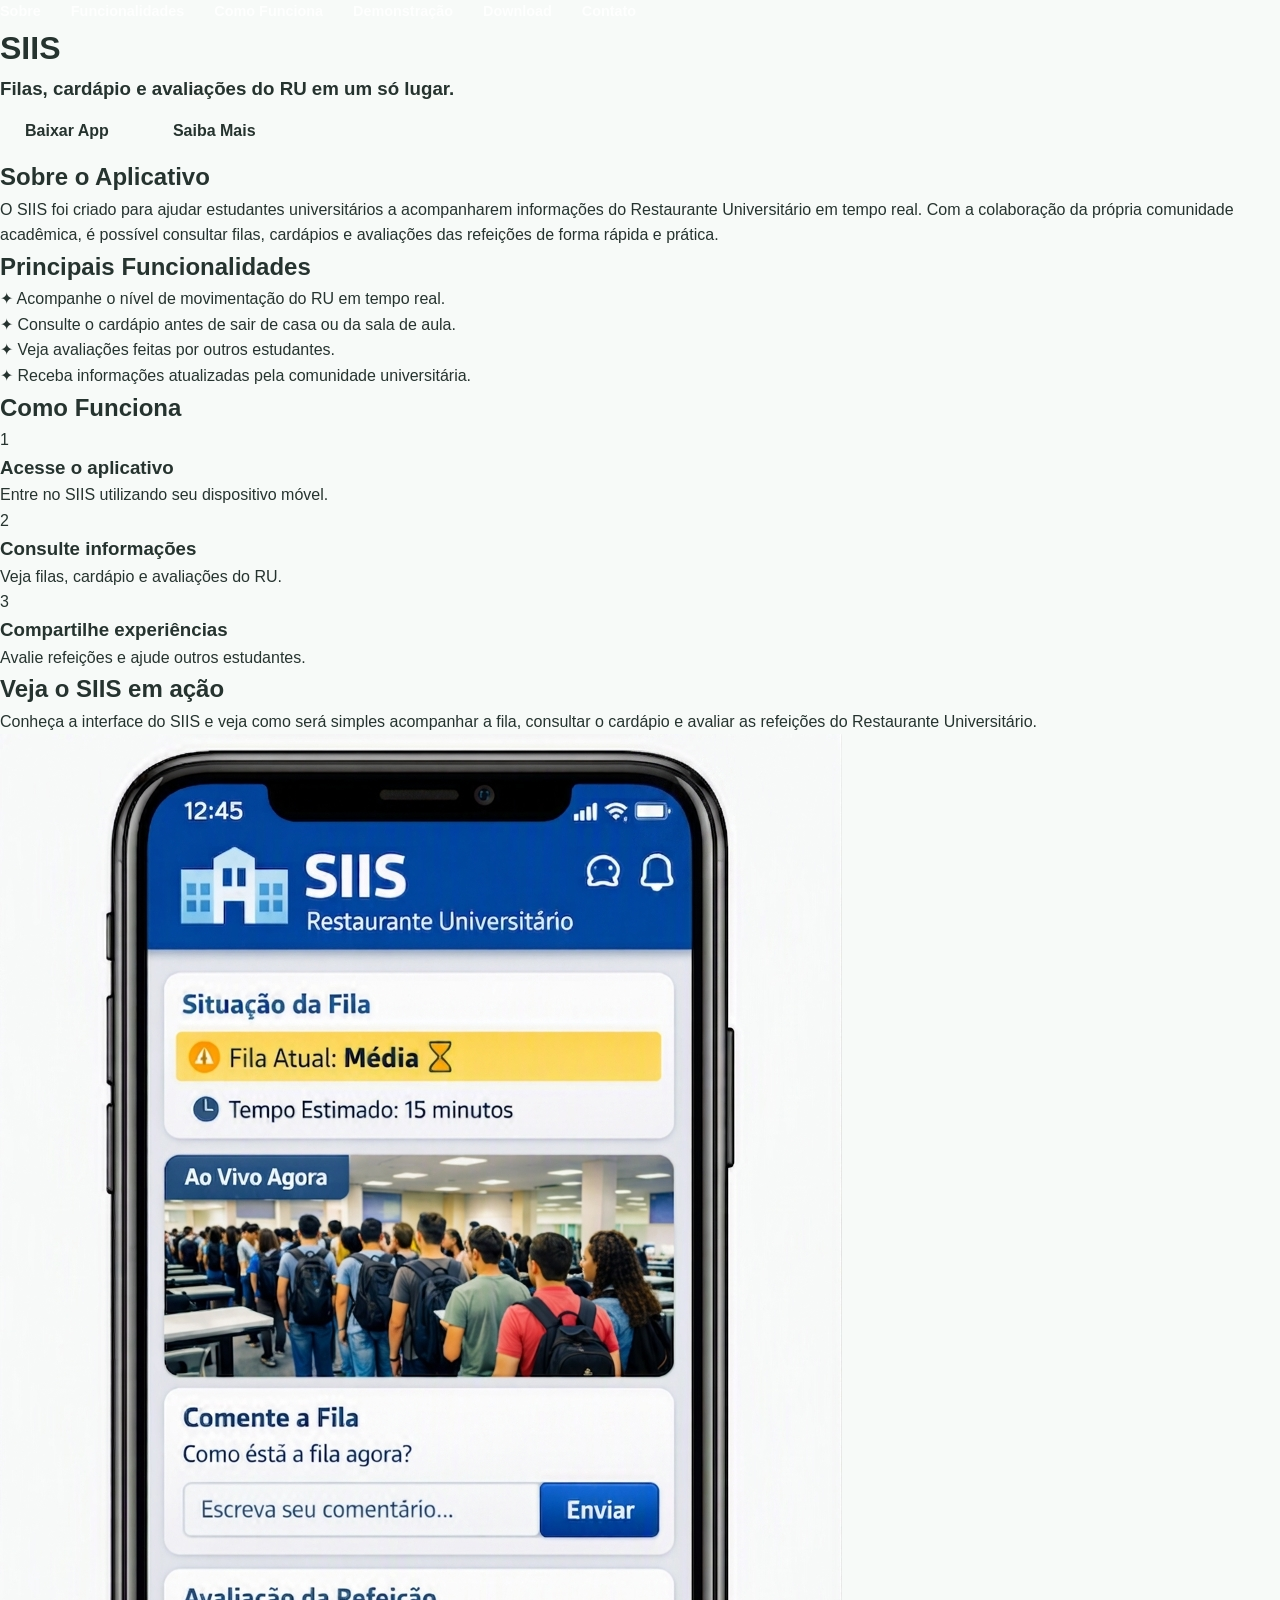
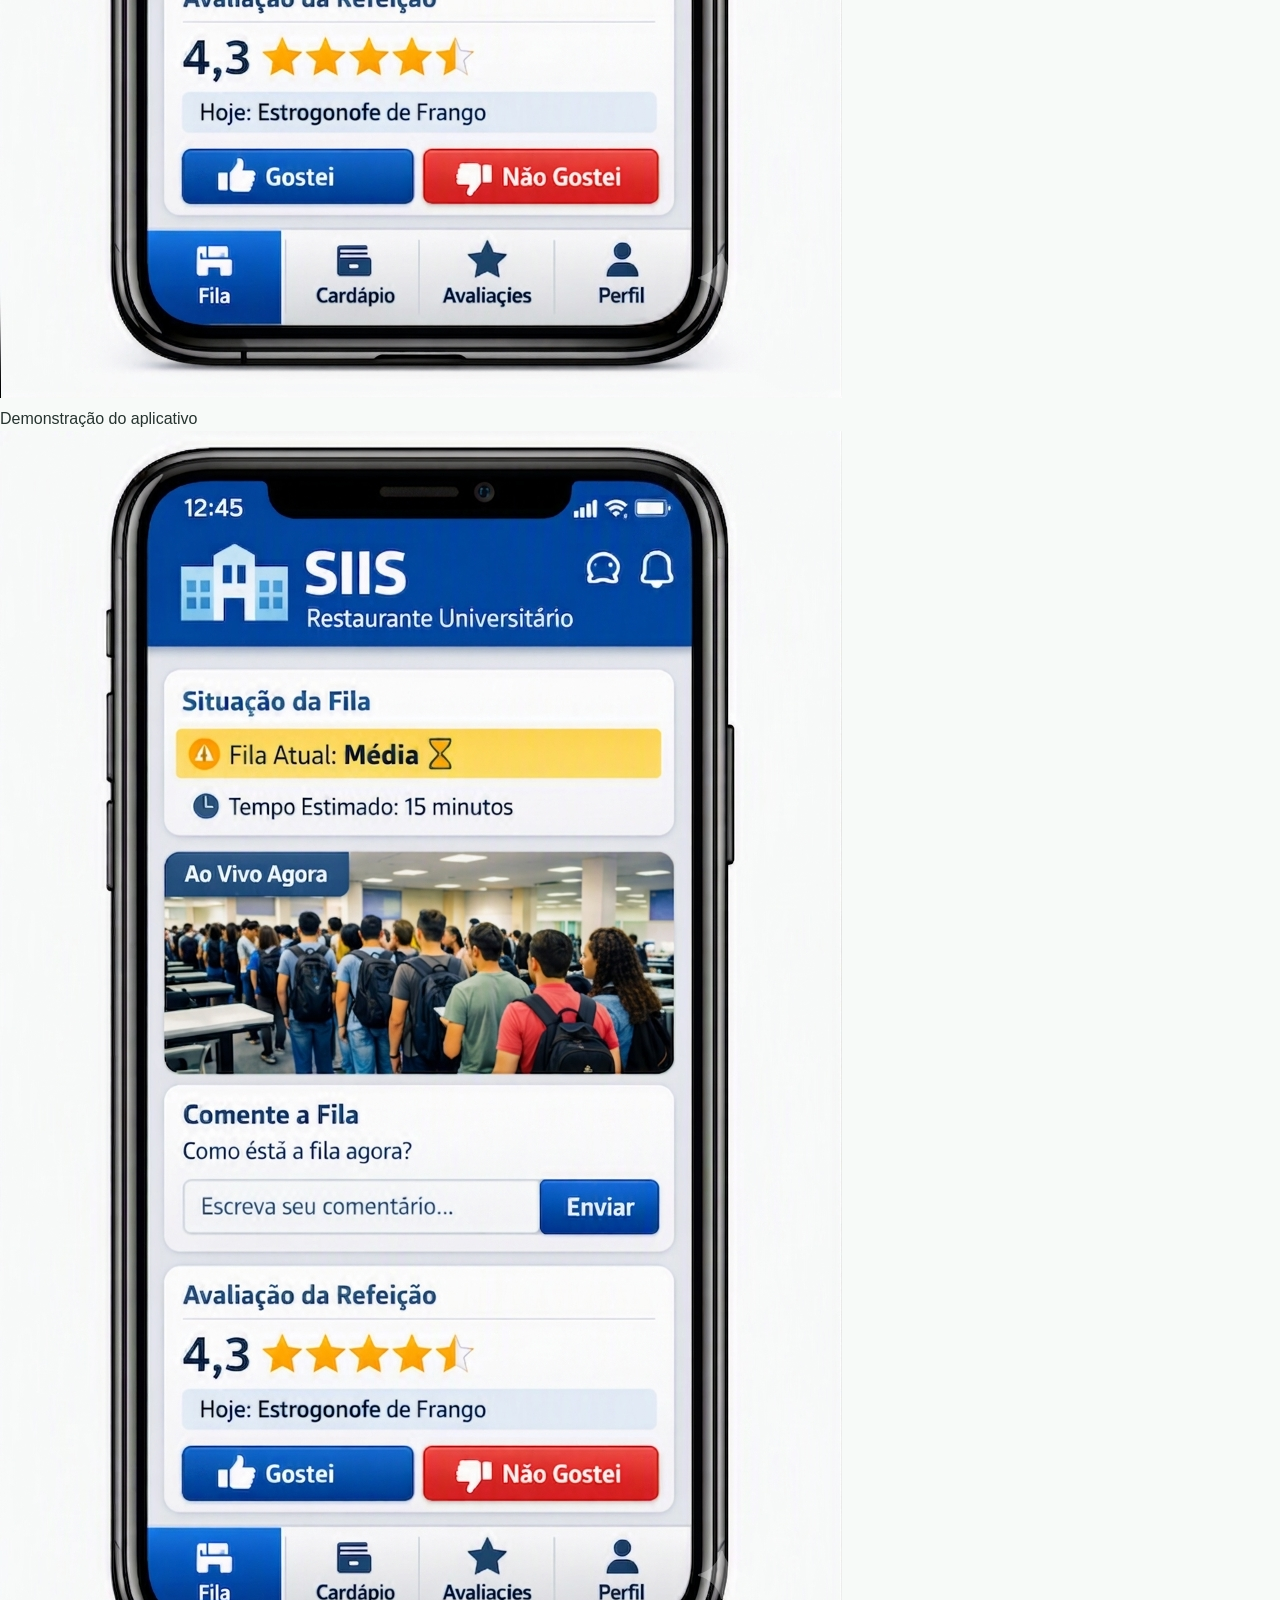
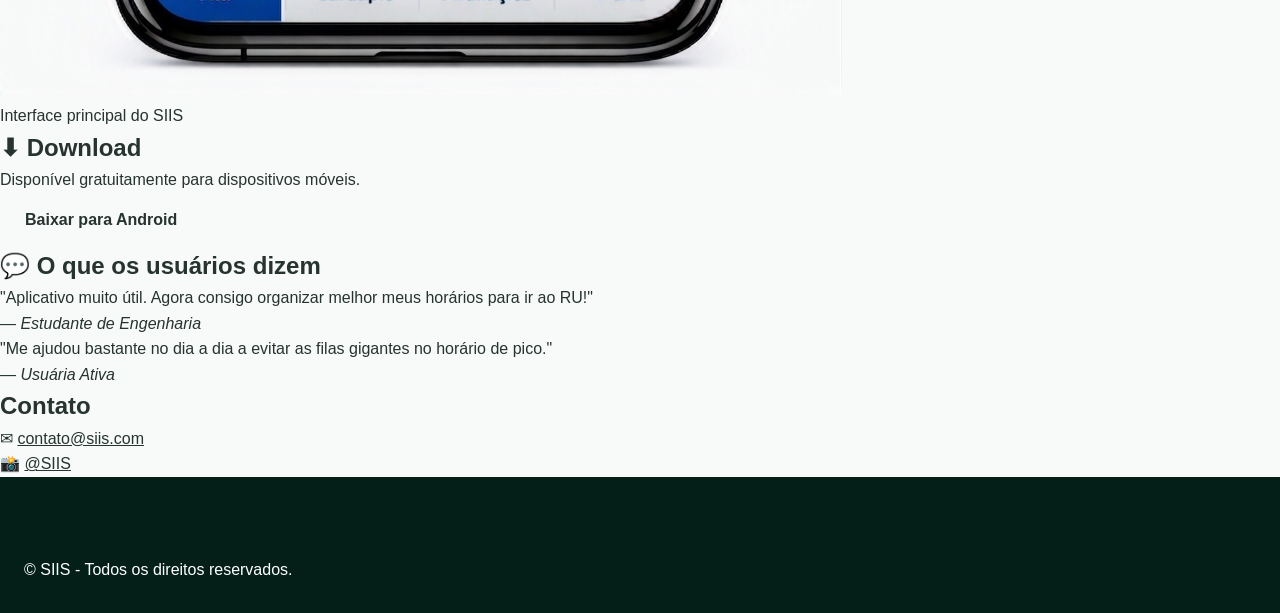
<file: Index.html>
<!DOCTYPE html>
<html lang="pt-BR">

<head>
    <!-- Configurações principais da página -->
    <meta charset="UTF-8">
    <meta name="viewport" content="width=device-width, initial-scale=1.0">
    <meta
        name="description"
        content="SIIS: informações sobre filas, cardápio e avaliações do Restaurante Universitário.">

    <title>SIIS - Informações do RU em Tempo Real</title>

    <!-- Arquivo CSS -->
    <link rel="stylesheet" href="src/css/style.css">
</head>

<body>
    <!-- Menu de navegação fixo -->
    <nav class="nav-menu">
        <a href="#sobre">Sobre</a>
        <a href="#funcionalidades">Funcionalidades</a>
        <a href="#como-funciona">Como Funciona</a>
        <a href="#demonstracao">Demonstração</a>
        <a href="#download">Download</a>
        <a href="#contato">Contato</a>
    </nav>

    <!-- Cabeçalho principal do site -->
    <header class="header-container">
        <div class="hero-content">
            <h1>SIIS</h1>

            <h3>
                Filas, cardápio e avaliações do RU em um só lugar.
            </h3>

            <!-- Botões principais do cabeçalho -->
            <div class="hero-buttons">
                <a href="#download" class="btn btn-android">
                    Baixar App
                </a>

                <a href="#sobre" class="btn btn-outline">
                    Saiba Mais
                </a>
            </div>
        </div>
    </header>

    <!-- Conteúdo principal do site -->
    <main class="main-container">

        <!-- Seção sobre o aplicativo -->
        <section id="sobre" class="card-section">
            <h2>Sobre o Aplicativo</h2>

            <p>
                O SIIS foi criado para ajudar estudantes universitários
                a acompanharem informações do Restaurante Universitário
                em tempo real. Com a colaboração da própria comunidade
                acadêmica, é possível consultar filas, cardápios e avaliações
                das refeições de forma rápida e prática.
            </p>
        </section>

        <!-- Seção de funcionalidades -->
        <section id="funcionalidades" class="card-section">
            <h2>Principais Funcionalidades</h2>

            <ul class="features-list">
                <li>
                    <span>✦</span>
                    Acompanhe o nível de movimentação do RU em tempo real.
                </li>

                <li>
                    <span>✦</span>
                    Consulte o cardápio antes de sair de casa ou da sala de aula.
                </li>

                <li>
                    <span>✦</span>
                    Veja avaliações feitas por outros estudantes.
                </li>

                <li>
                    <span>✦</span>
                    Receba informações atualizadas pela comunidade universitária.
                </li>
            </ul>
        </section>

        <!-- Seção explicando como o aplicativo funciona -->
        <section id="como-funciona" class="card-section">
            <h2>Como Funciona</h2>

            <div class="steps-container">

                <!-- Primeiro passo -->
                <div class="step-item">
                    <span>1</span>
                    <h3>Acesse o aplicativo</h3>

                    <p>
                        Entre no SIIS utilizando seu dispositivo móvel.
                    </p>
                </div>

                <!-- Segundo passo -->
                <div class="step-item">
                    <span>2</span>
                    <h3>Consulte informações</h3>

                    <p>
                        Veja filas, cardápio e avaliações do RU.
                    </p>
                </div>

                <!-- Terceiro passo -->
                <div class="step-item">
                    <span>3</span>
                    <h3>Compartilhe experiências</h3>

                    <p>
                        Avalie refeições e ajude outros estudantes.
                    </p>
                </div>
            </div>
        </section>

        <!-- Seção de demonstração do aplicativo -->
        <section id="demonstracao" class="card-section showcase-section">
            <h2>Veja o SIIS em ação</h2>

            <p class="showcase-description">
                Conheça a interface do SIIS e veja como será simples acompanhar
                a fila, consultar o cardápio e avaliar as refeições do
                Restaurante Universitário.
            </p>

            <div class="app-preview-grid">

                <!-- Vídeo de demonstração -->
                <figure class="app-preview-item">
                    <div class="video-phone">
                        <video
                            class="app-video"
                            autoplay
                            muted
                            loop
                            playsinline
                            controls
                            preload="metadata"
                            poster="assets/imagens/tela-siis.png">

                            <source
                                src="assets/videos/demo-siis.mp4"
                                type="video/mp4">

                            Seu navegador não oferece suporte à reprodução de vídeos.
                        </video>
                    </div>

                    <figcaption>
                        Demonstração do aplicativo
                    </figcaption>
                </figure>

                <!-- Imagem da interface -->
                <figure class="app-preview-item">
                    <img
                        src="assets/imagens/tela-siis.png"
                        alt="Tela principal do aplicativo SIIS mostrando a situação da fila e a avaliação da refeição"
                        class="app-screenshot"
                        loading="lazy">

                    <figcaption>
                        Interface principal do SIIS
                    </figcaption>
                </figure>
            </div>
        </section>

        <!-- Seção de download -->
        <section id="download" class="card-section download-box">
            <h2>⬇ Download</h2>

            <p>
                Disponível gratuitamente para dispositivos móveis.
            </p>

            <div class="buttons-group">
                <a href="#" class="btn btn-android">
                    Baixar para Android
                </a>
            </div>
        </section>

        <!-- Seção de depoimentos -->
        <section id="depoimentos" class="card-section">
            <h2>💬 O que os usuários dizem</h2>

            <div class="feedbacks-grid">

                <!-- Primeiro depoimento -->
                <blockquote class="feedback-item">
                    <p>
                        "Aplicativo muito útil. Agora consigo organizar melhor
                        meus horários para ir ao RU!"
                    </p>

                    <cite>
                        — Estudante de Engenharia
                    </cite>
                </blockquote>

                <!-- Segundo depoimento -->
                <blockquote class="feedback-item">
                    <p>
                        "Me ajudou bastante no dia a dia a evitar as filas
                        gigantes no horário de pico."
                    </p>

                    <cite>
                        — Usuária Ativa
                    </cite>
                </blockquote>
            </div>
        </section>

        <!-- Seção de contato -->
        <section id="contato" class="card-section contato-box">
            <h2>Contato</h2>

            <p>
                ✉
                <a href="mailto:contato@siis.com">
                    contato@siis.com
                </a>
            </p>

            <p>
                📸
                <a
                    href="https://instagram.com/SIIS"
                    target="_blank"
                    rel="noopener noreferrer">
                    @SIIS
                </a>
            </p>
        </section>
    </main>

    <!-- Rodapé do site -->
    <footer class="footer-page">
        <p>
            © SIIS - Todos os direitos reservados.
        </p>
    </footer>

    <!-- Arquivo JavaScript -->
    <script src="src/js/script.js"></script>
</body>

</html>
</file>
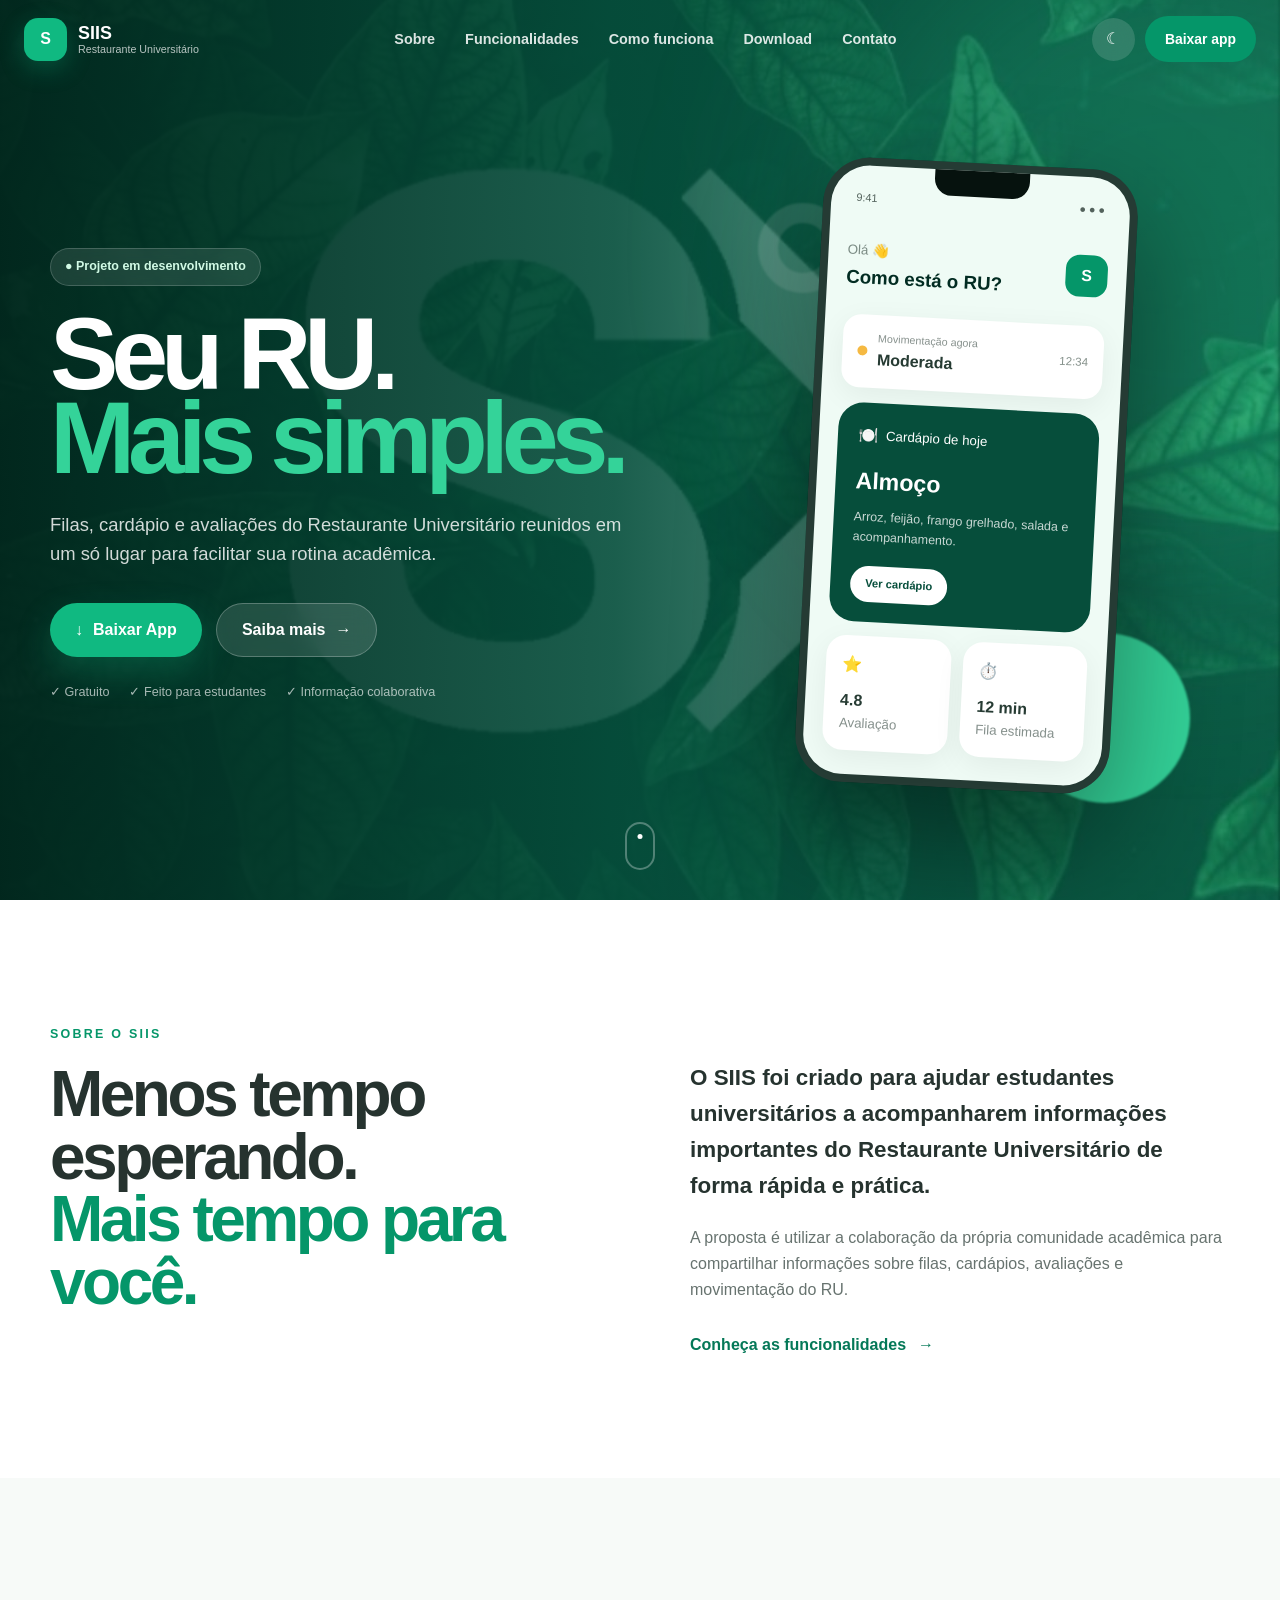
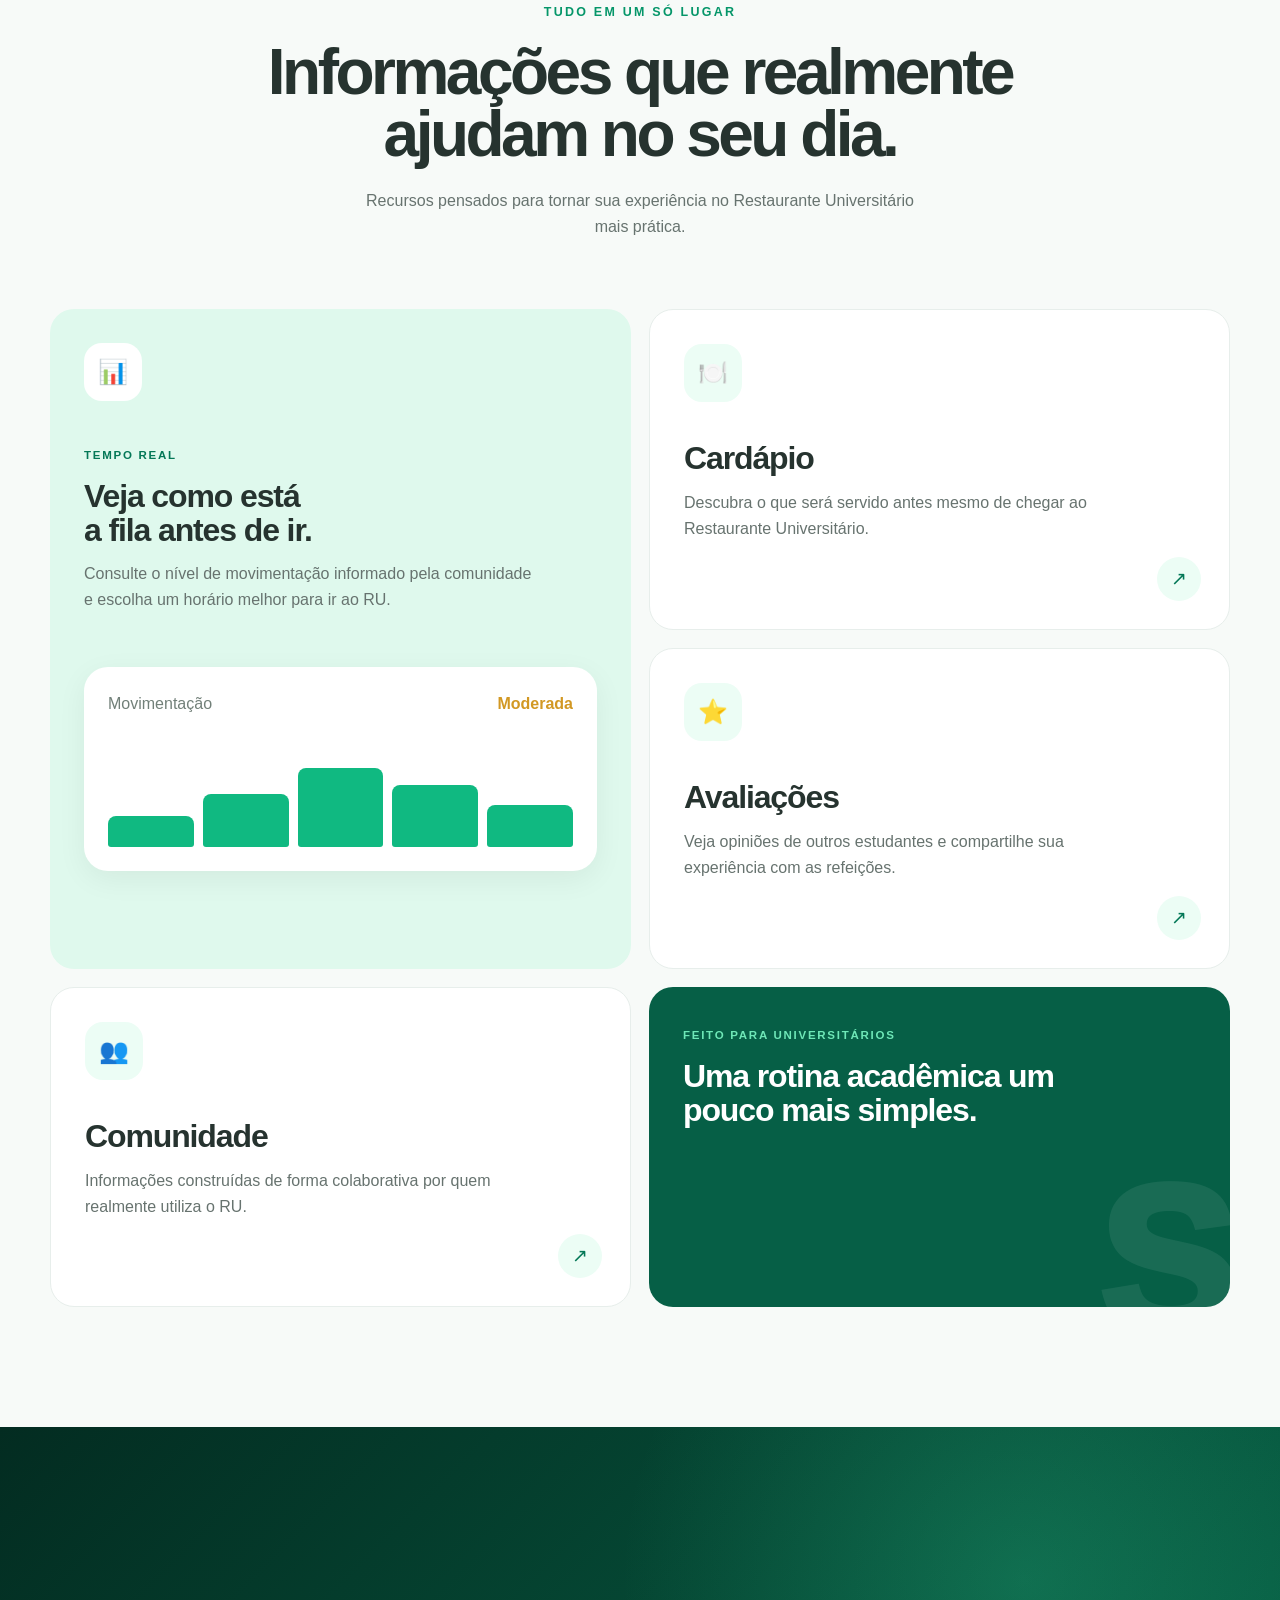
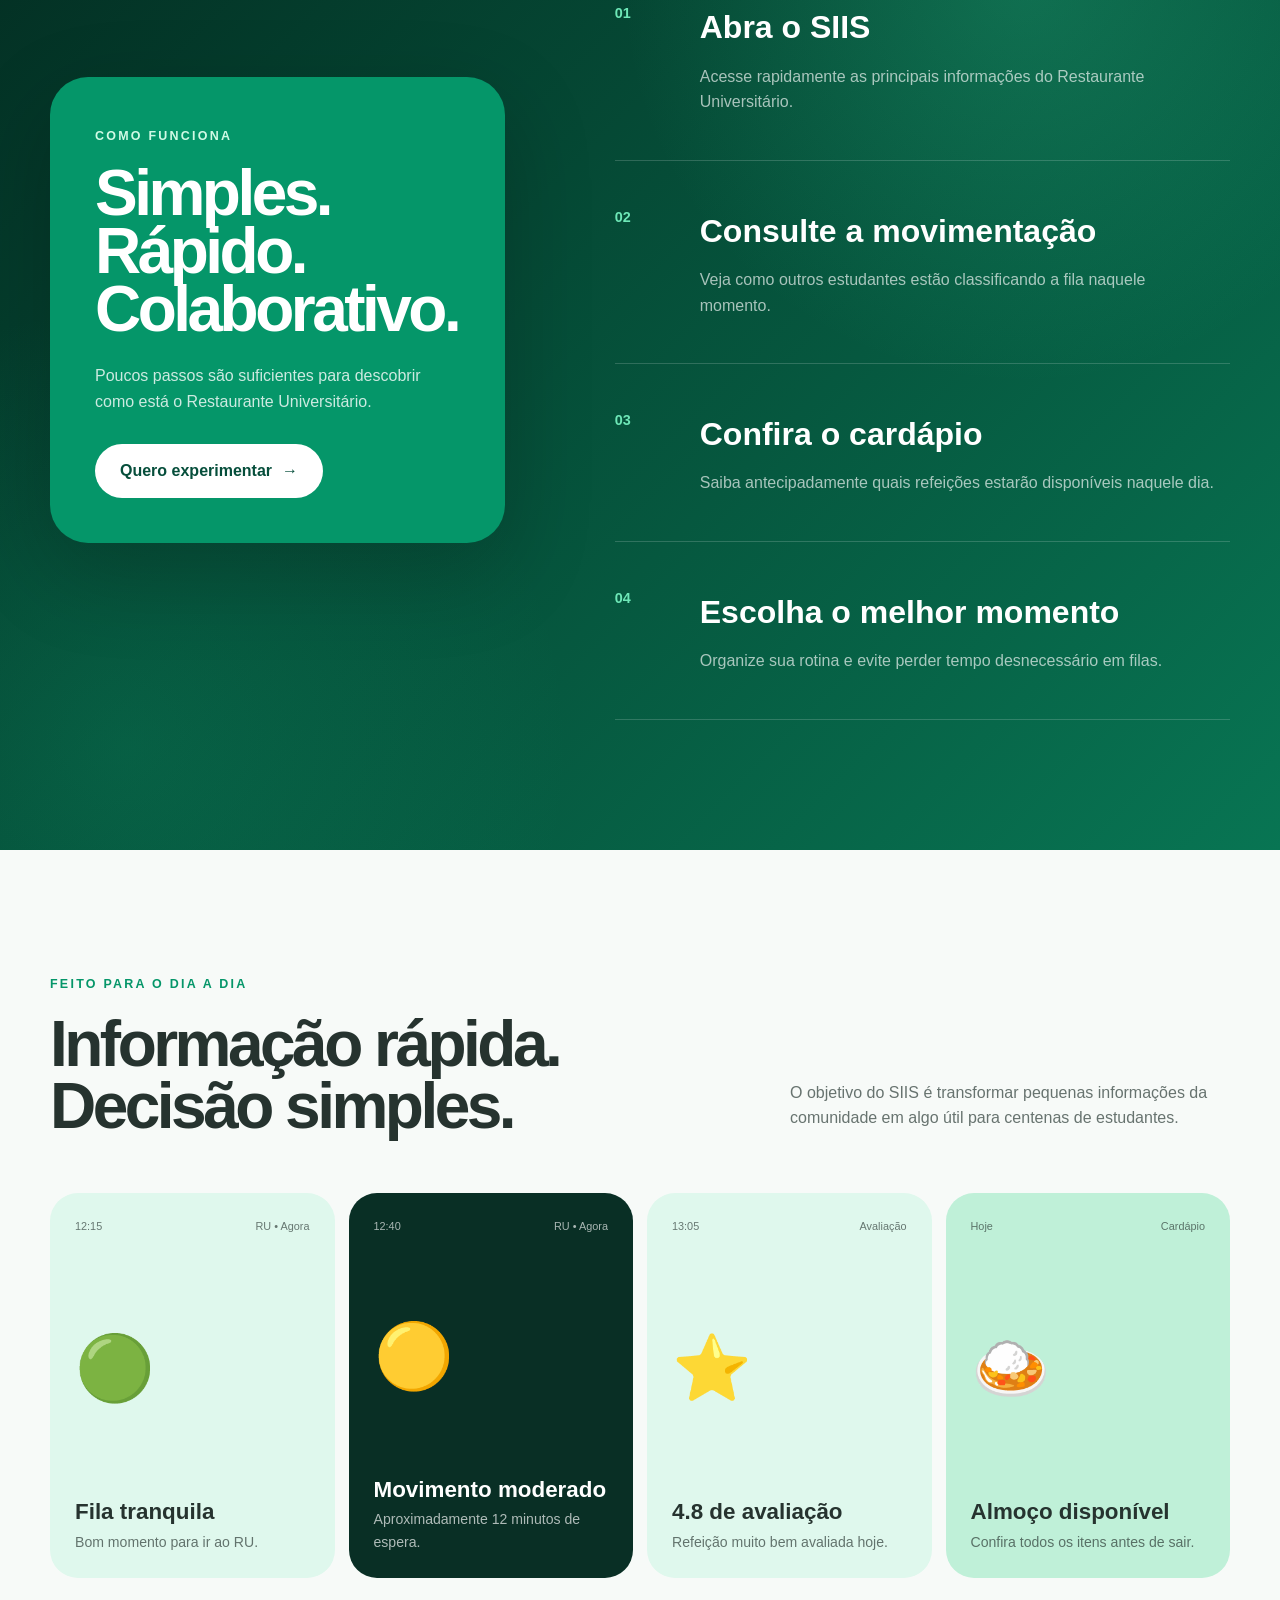
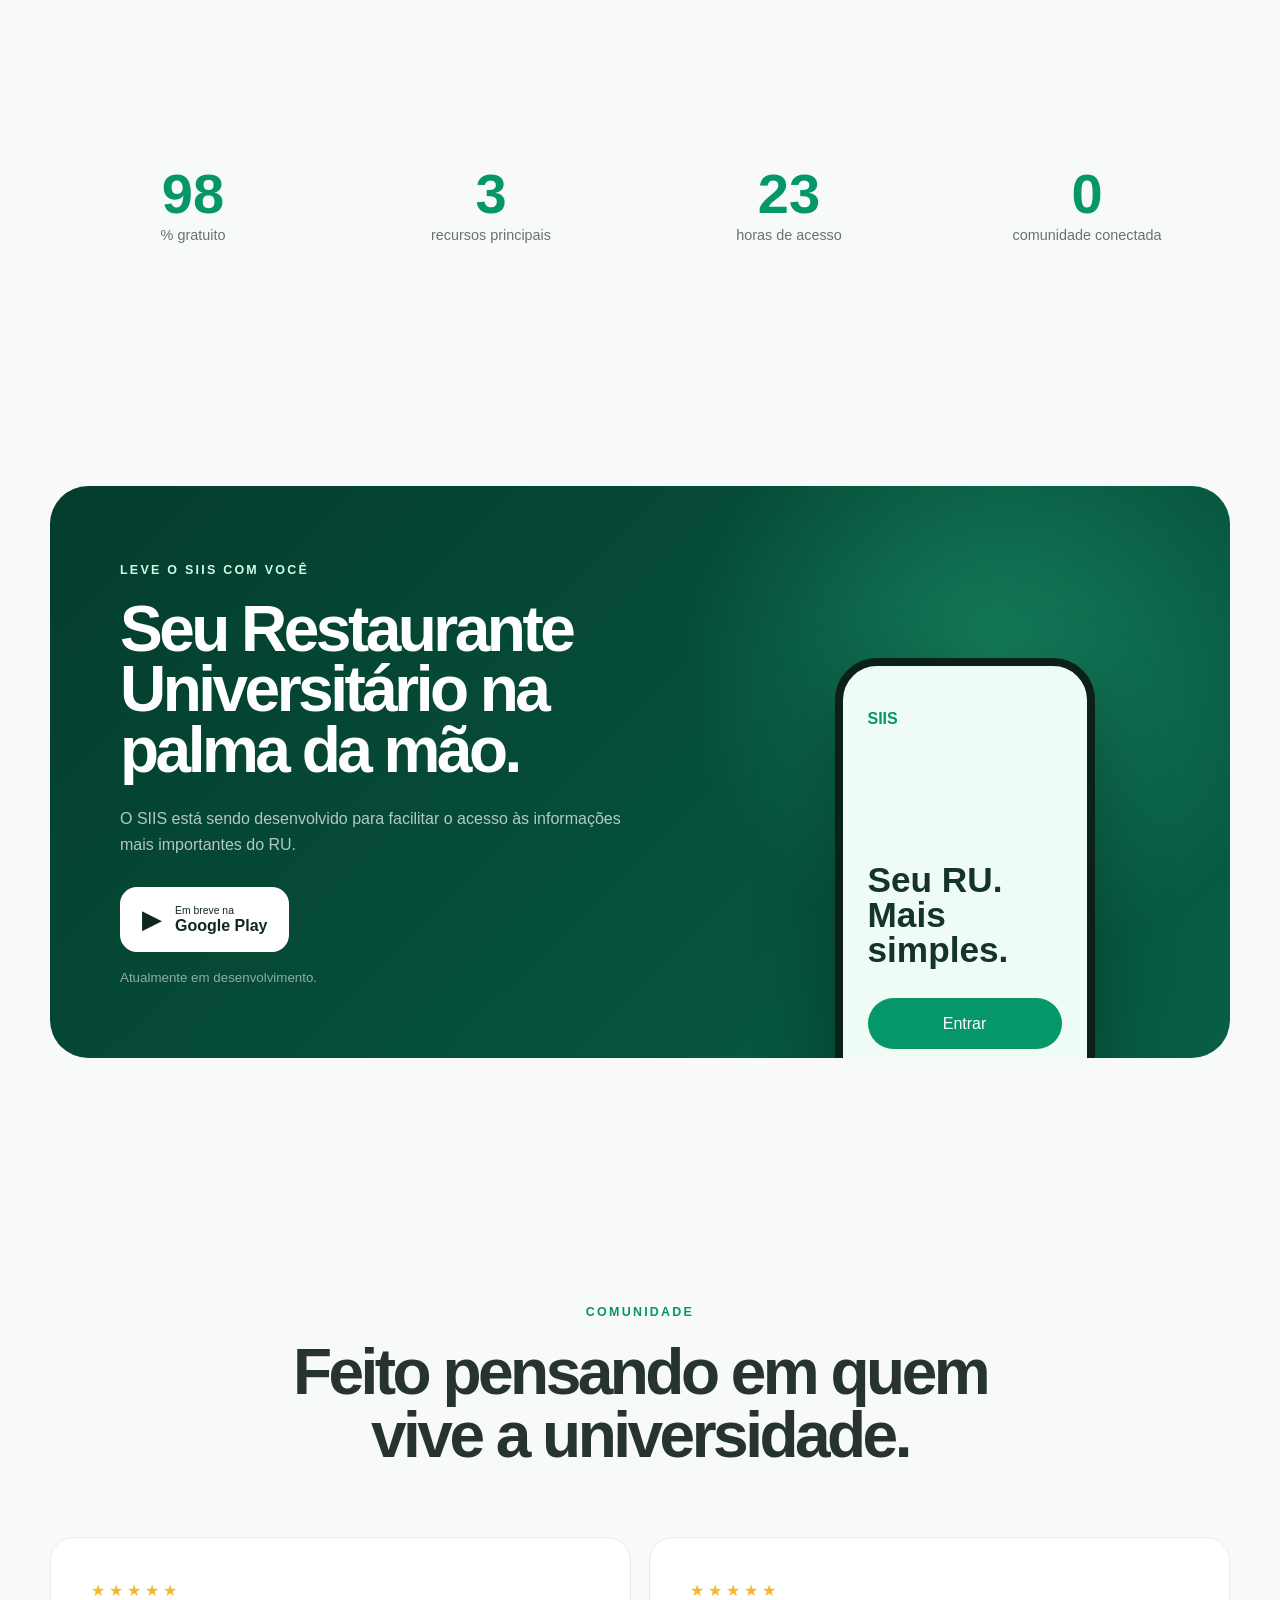
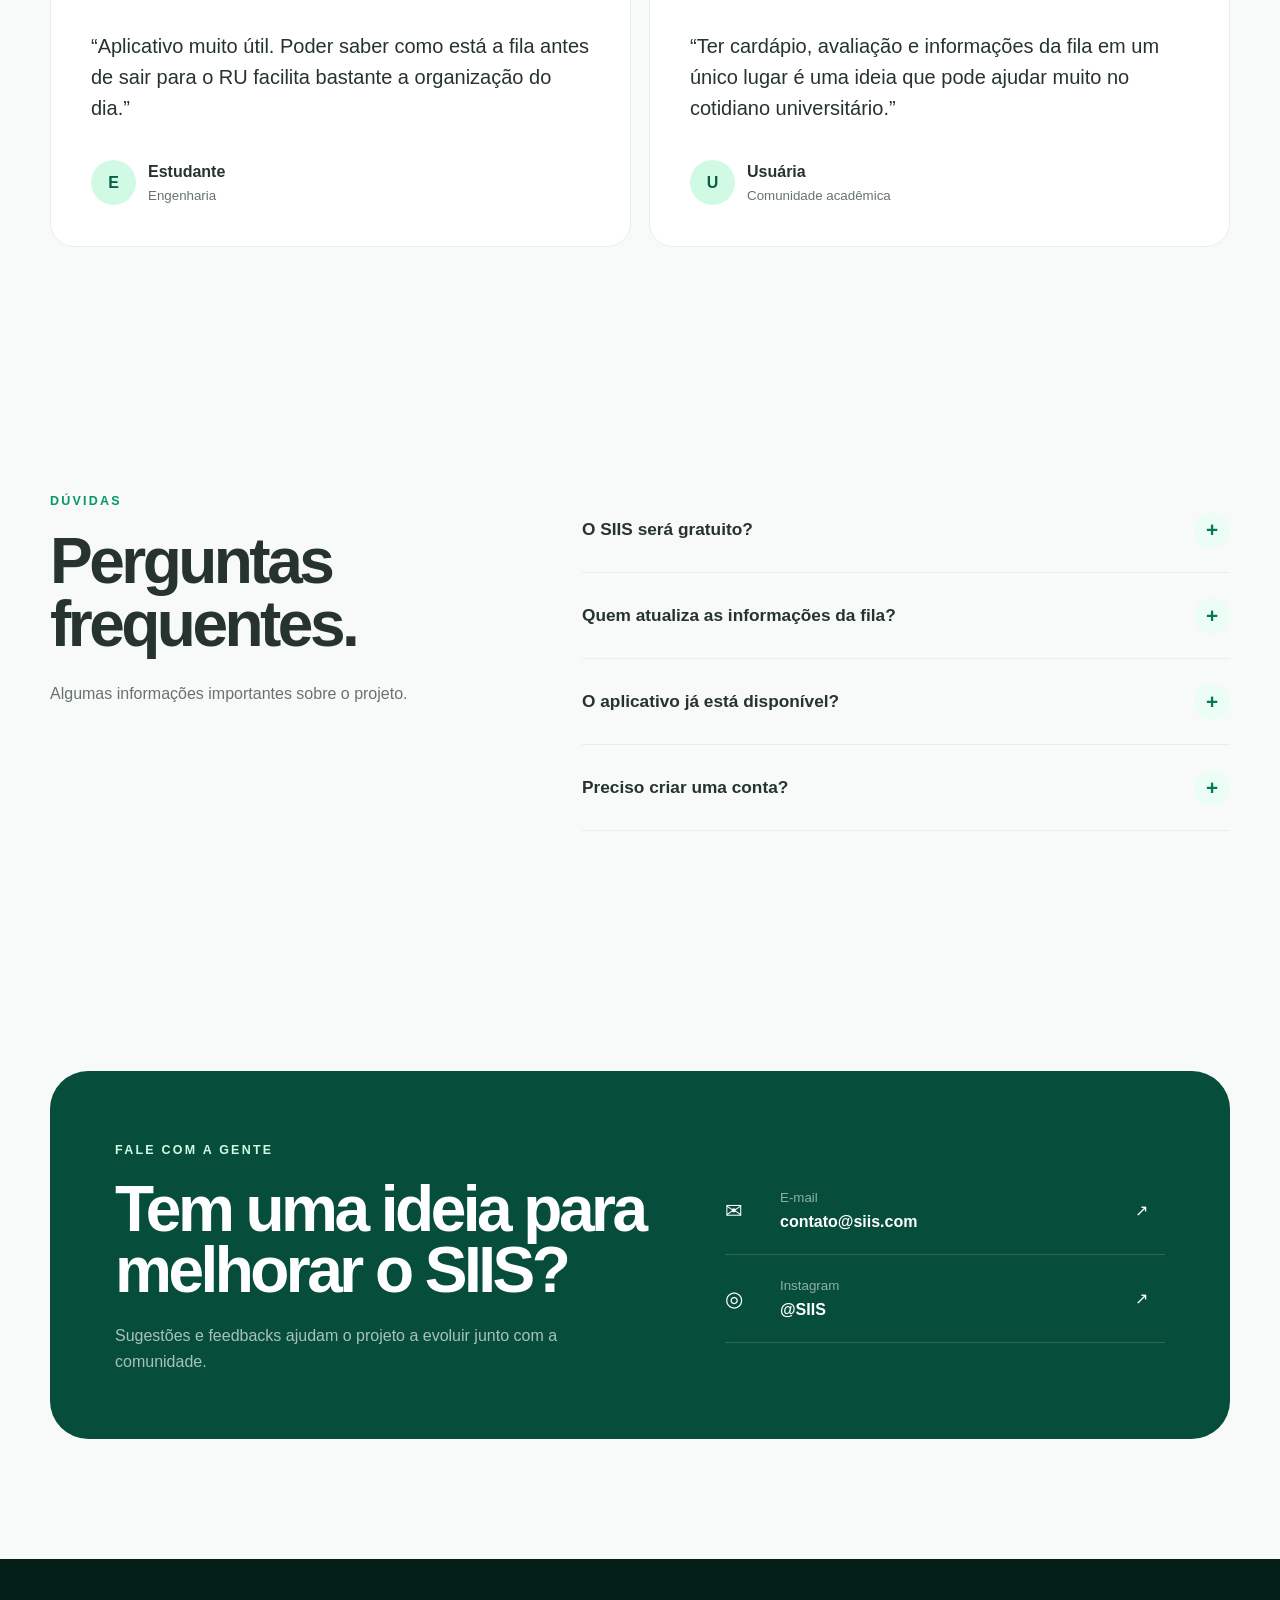
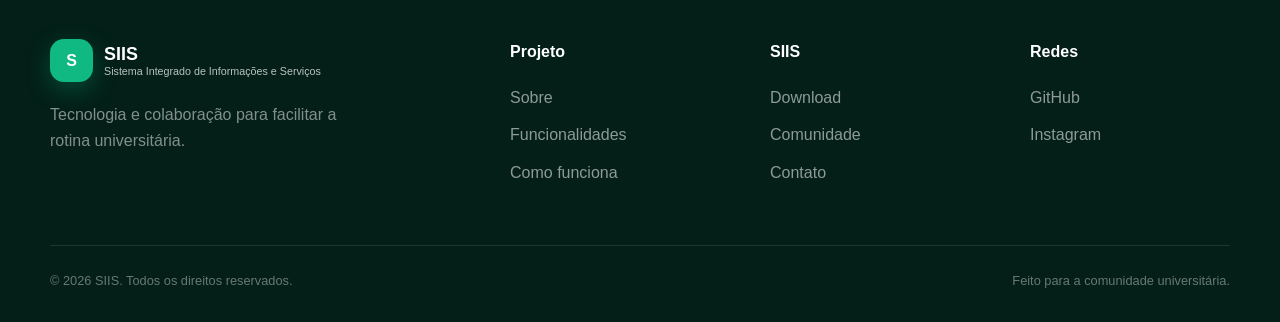
<file: index.html>
<!DOCTYPE html>
<html lang="pt-BR">
<head>
    <meta charset="UTF-8">
    <meta name="viewport" content="width=device-width, initial-scale=1.0">

    <meta name="description" content="SIIS - Informações do Restaurante Universitário em tempo real. Consulte filas, cardápio, avaliações e muito mais.">
    <meta name="theme-color" content="#064e3b">

    <title>SIIS | Informações do RU em Tempo Real</title>

    <link rel="stylesheet" href="src/css/style.css">
</head>

<body>

    <!-- NAVBAR -->
    <header class="topbar" id="topo">
        <div class="nav-container">

            <a href="#inicio" class="brand">
                <span class="brand-icon">S</span>

                <div>
                    <strong>SIIS</strong>
                    <small>Restaurante Universitário</small>
                </div>
            </a>

            <nav class="nav-menu" id="navMenu">
                <a href="#sobre">Sobre</a>
                <a href="#funcionalidades">Funcionalidades</a>
                <a href="#como-funciona">Como funciona</a>
                <a href="#download">Download</a>
                <a href="#contato">Contato</a>
            </nav>

            <div class="nav-actions">
                <button class="theme-toggle" id="themeToggle" aria-label="Alternar tema">
                    ☾
                </button>

                <a href="#download" class="nav-download">
                    Baixar app
                </a>

                <button class="menu-toggle" id="menuToggle" aria-label="Abrir menu">
                    ☰
                </button>
            </div>

        </div>
    </header>


    <!-- HERO -->
    <main>

        <section class="hero" id="inicio">

            <div class="hero-overlay"></div>

            <div class="hero-container">

                <div class="hero-content reveal">

                    <span class="hero-badge">
                        ● Projeto em desenvolvimento
                    </span>

                    <h1>
                        Seu RU.<br>
                        <span>Mais simples.</span>
                    </h1>

                    <p class="hero-description">
                        Filas, cardápio e avaliações do Restaurante Universitário
                        reunidos em um só lugar para facilitar sua rotina acadêmica.
                    </p>

                    <div class="hero-buttons">

                        <a href="#download" class="btn btn-primary">
                            <span>↓</span>
                            Baixar App
                        </a>

                        <a href="#sobre" class="btn btn-secondary">
                            Saiba mais
                            <span>→</span>
                        </a>

                    </div>

                    <div class="hero-mini-info">
                        <span>✓ Gratuito</span>
                        <span>✓ Feito para estudantes</span>
                        <span>✓ Informação colaborativa</span>
                    </div>

                </div>


                <!-- MOCKUP DO APP -->
                <div class="hero-visual reveal">

                    <div class="phone-decoration decoration-one"></div>
                    <div class="phone-decoration decoration-two"></div>

                    <div class="phone">

                        <div class="phone-top">
                            <span>9:41</span>
                            <span>● ● ●</span>
                        </div>

                        <div class="app-header">
                            <div>
                                <small>Olá 👋</small>
                                <h3>Como está o RU?</h3>
                            </div>

                            <div class="app-avatar">
                                S
                            </div>
                        </div>

                        <div class="ru-status">
                            <span class="status-dot"></span>

                            <div>
                                <small>Movimentação agora</small>
                                <strong>Moderada</strong>
                            </div>

                            <span class="status-time">
                                12:34
                            </span>
                        </div>

                        <div class="app-card menu-card">
                            <div class="card-top">
                                <span>🍽️</span>
                                <small>Cardápio de hoje</small>
                            </div>

                            <h4>Almoço</h4>

                            <p>
                                Arroz, feijão, frango grelhado,
                                salada e acompanhamento.
                            </p>

                            <button>
                                Ver cardápio
                            </button>
                        </div>

                        <div class="app-info-grid">

                            <div class="mini-card">
                                <span>⭐</span>
                                <strong>4.8</strong>
                                <small>Avaliação</small>
                            </div>

                            <div class="mini-card">
                                <span>⏱️</span>
                                <strong>12 min</strong>
                                <small>Fila estimada</small>
                            </div>

                        </div>

                    </div>

                </div>

            </div>

            <a href="#sobre" class="scroll-indicator">
                <span></span>
            </a>

        </section>


        <!-- SOBRE -->
        <section class="section section-light" id="sobre">

            <div class="section-container about-layout">

                <div class="section-heading reveal">

                    <span class="eyebrow">
                        SOBRE O SIIS
                    </span>

                    <h2>
                        Menos tempo esperando.<br>
                        <span>Mais tempo para você.</span>
                    </h2>

                </div>

                <div class="about-content reveal">

                    <p class="about-highlight">
                        O SIIS foi criado para ajudar estudantes universitários
                        a acompanharem informações importantes do Restaurante
                        Universitário de forma rápida e prática.
                    </p>

                    <p>
                        A proposta é utilizar a colaboração da própria comunidade
                        acadêmica para compartilhar informações sobre filas,
                        cardápios, avaliações e movimentação do RU.
                    </p>

                    <a href="#funcionalidades" class="text-link">
                        Conheça as funcionalidades
                        <span>→</span>
                    </a>

                </div>

            </div>

        </section>


        <!-- FUNCIONALIDADES -->
        <section class="section features-section" id="funcionalidades">

            <div class="section-container">

                <div class="center-heading reveal">

                    <span class="eyebrow">
                        TUDO EM UM SÓ LUGAR
                    </span>

                    <h2>
                        Informações que realmente<br>
                        ajudam no seu dia.
                    </h2>

                    <p>
                        Recursos pensados para tornar sua experiência
                        no Restaurante Universitário mais prática.
                    </p>

                </div>


                <div class="features-grid">

                    <article class="feature-card feature-main reveal">

                        <div class="feature-icon">
                            📊
                        </div>

                        <span class="feature-label">
                            TEMPO REAL
                        </span>

                        <h3>
                            Veja como está<br>
                            a fila antes de ir.
                        </h3>

                        <p>
                            Consulte o nível de movimentação informado pela
                            comunidade e escolha um horário melhor para ir ao RU.
                        </p>

                        <div class="queue-demo">

                            <div class="queue-info">
                                <span>Movimentação</span>
                                <strong>Moderada</strong>
                            </div>

                            <div class="queue-bars">
                                <span></span>
                                <span></span>
                                <span></span>
                                <span></span>
                                <span></span>
                            </div>

                        </div>

                    </article>


                    <article class="feature-card reveal">

                        <div class="feature-icon">
                            🍽️
                        </div>

                        <h3>Cardápio</h3>

                        <p>
                            Descubra o que será servido antes mesmo
                            de chegar ao Restaurante Universitário.
                        </p>

                        <span class="card-arrow">↗</span>

                    </article>


                    <article class="feature-card reveal">

                        <div class="feature-icon">
                            ⭐
                        </div>

                        <h3>Avaliações</h3>

                        <p>
                            Veja opiniões de outros estudantes e compartilhe
                            sua experiência com as refeições.
                        </p>

                        <span class="card-arrow">↗</span>

                    </article>


                    <article class="feature-card reveal">

                        <div class="feature-icon">
                            👥
                        </div>

                        <h3>Comunidade</h3>

                        <p>
                            Informações construídas de forma colaborativa
                            por quem realmente utiliza o RU.
                        </p>

                        <span class="card-arrow">↗</span>

                    </article>


                    <article class="feature-card feature-green reveal">

                        <div>

                            <span class="feature-label light">
                                FEITO PARA UNIVERSITÁRIOS
                            </span>

                            <h3>
                                Uma rotina acadêmica
                                um pouco mais simples.
                            </h3>

                        </div>

                        <span class="big-symbol">
                            S
                        </span>

                    </article>

                </div>

            </div>

        </section>


        <!-- COMO FUNCIONA -->
        <section class="how-section" id="como-funciona">

            <div class="how-background"></div>

            <div class="section-container how-container">

                <div class="how-card reveal">

                    <span class="eyebrow light">
                        COMO FUNCIONA
                    </span>

                    <h2>
                        Simples.<br>
                        Rápido.<br>
                        Colaborativo.
                    </h2>

                    <p>
                        Poucos passos são suficientes para descobrir
                        como está o Restaurante Universitário.
                    </p>

                    <a href="#download" class="btn btn-white">
                        Quero experimentar
                        <span>→</span>
                    </a>

                </div>


                <div class="steps-list">

                    <article class="step reveal">
                        <span class="step-number">01</span>

                        <div>
                            <h3>Abra o SIIS</h3>

                            <p>
                                Acesse rapidamente as principais informações
                                do Restaurante Universitário.
                            </p>
                        </div>
                    </article>


                    <article class="step reveal">
                        <span class="step-number">02</span>

                        <div>
                            <h3>Consulte a movimentação</h3>

                            <p>
                                Veja como outros estudantes estão classificando
                                a fila naquele momento.
                            </p>
                        </div>
                    </article>


                    <article class="step reveal">
                        <span class="step-number">03</span>

                        <div>
                            <h3>Confira o cardápio</h3>

                            <p>
                                Saiba antecipadamente quais refeições
                                estarão disponíveis naquele dia.
                            </p>
                        </div>
                    </article>


                    <article class="step reveal">
                        <span class="step-number">04</span>

                        <div>
                            <h3>Escolha o melhor momento</h3>

                            <p>
                                Organize sua rotina e evite perder tempo
                                desnecessário em filas.
                            </p>
                        </div>
                    </article>

                </div>

            </div>

        </section>


        <!-- EXPERIÊNCIA / PREVIEW -->
        <section class="section experience-section">

            <div class="section-container">

                <div class="experience-heading reveal">

                    <div>
                        <span class="eyebrow">
                            FEITO PARA O DIA A DIA
                        </span>

                        <h2>
                            Informação rápida.<br>
                            Decisão simples.
                        </h2>
                    </div>

                    <p>
                        O objetivo do SIIS é transformar pequenas informações
                        da comunidade em algo útil para centenas de estudantes.
                    </p>

                </div>


                <div class="stories">

                    <article class="story-card reveal">

                        <div class="story-top">
                            <span>12:15</span>
                            <span>RU • Agora</span>
                        </div>

                        <div class="story-icon">
                            🟢
                        </div>

                        <h3>Fila tranquila</h3>

                        <p>
                            Bom momento para ir ao RU.
                        </p>

                    </article>


                    <article class="story-card story-dark reveal">

                        <div class="story-top">
                            <span>12:40</span>
                            <span>RU • Agora</span>
                        </div>

                        <div class="story-icon">
                            🟡
                        </div>

                        <h3>Movimento moderado</h3>

                        <p>
                            Aproximadamente 12 minutos de espera.
                        </p>

                    </article>


                    <article class="story-card reveal">

                        <div class="story-top">
                            <span>13:05</span>
                            <span>Avaliação</span>
                        </div>

                        <div class="story-icon">
                            ⭐
                        </div>

                        <h3>4.8 de avaliação</h3>

                        <p>
                            Refeição muito bem avaliada hoje.
                        </p>

                    </article>


                    <article class="story-card story-accent reveal">

                        <div class="story-top">
                            <span>Hoje</span>
                            <span>Cardápio</span>
                        </div>

                        <div class="story-icon">
                            🍛
                        </div>

                        <h3>Almoço disponível</h3>

                        <p>
                            Confira todos os itens antes de sair.
                        </p>

                    </article>

                </div>

            </div>

        </section>


        <!-- ESTATÍSTICAS -->
        <section class="stats-section">

            <div class="section-container stats-grid">

                <div class="stat reveal">
                    <strong data-count="100">0</strong>
                    <span>% gratuito</span>
                </div>

                <div class="stat reveal">
                    <strong data-count="4">0</strong>
                    <span>recursos principais</span>
                </div>

                <div class="stat reveal">
                    <strong data-count="24">0</strong>
                    <span>horas de acesso</span>
                </div>

                <div class="stat reveal">
                    <strong data-count="1">0</strong>
                    <span>comunidade conectada</span>
                </div>

            </div>

        </section>


        <!-- DOWNLOAD -->
        <section class="section download-section" id="download">

            <div class="section-container">

                <div class="download-card reveal">

                    <div class="download-content">

                        <span class="eyebrow light">
                            LEVE O SIIS COM VOCÊ
                        </span>

                        <h2>
                            Seu Restaurante Universitário
                            na palma da mão.
                        </h2>

                        <p>
                            O SIIS está sendo desenvolvido para facilitar
                            o acesso às informações mais importantes do RU.
                        </p>

                        <div class="download-buttons">

                            <a href="#" class="store-button">
                                <span class="store-icon">▶</span>

                                <div>
                                    <small>Em breve na</small>
                                    <strong>Google Play</strong>
                                </div>
                            </a>

                        </div>

                        <small class="development-warning">
                            Atualmente em desenvolvimento.
                        </small>

                    </div>


                    <div class="download-phone">

                        <div class="small-phone">

                            <span class="phone-logo">
                                SIIS
                            </span>

                            <h3>
                                Seu RU.<br>
                                Mais simples.
                            </h3>

                            <div class="small-phone-button">
                                Entrar
                            </div>

                        </div>

                    </div>

                </div>

            </div>

        </section>


        <!-- DEPOIMENTOS -->
        <section class="section testimonials-section" id="depoimentos">

            <div class="section-container">

                <div class="center-heading reveal">

                    <span class="eyebrow">
                        COMUNIDADE
                    </span>

                    <h2>
                        Feito pensando em quem<br>
                        vive a universidade.
                    </h2>

                </div>


                <div class="testimonials-grid">

                    <blockquote class="testimonial reveal">

                        <div class="stars">
                            ★★★★★
                        </div>

                        <p>
                            “Aplicativo muito útil. Poder saber como está
                            a fila antes de sair para o RU facilita bastante
                            a organização do dia.”
                        </p>

                        <footer>
                            <div class="testimonial-avatar">
                                E
                            </div>

                            <div>
                                <strong>Estudante</strong>
                                <small>Engenharia</small>
                            </div>
                        </footer>

                    </blockquote>


                    <blockquote class="testimonial reveal">

                        <div class="stars">
                            ★★★★★
                        </div>

                        <p>
                            “Ter cardápio, avaliação e informações da fila
                            em um único lugar é uma ideia que pode ajudar
                            muito no cotidiano universitário.”
                        </p>

                        <footer>
                            <div class="testimonial-avatar">
                                U
                            </div>

                            <div>
                                <strong>Usuária</strong>
                                <small>Comunidade acadêmica</small>
                            </div>
                        </footer>

                    </blockquote>

                </div>

            </div>

        </section>


        <!-- FAQ -->
        <section class="section faq-section">

            <div class="section-container faq-layout">

                <div class="faq-heading reveal">

                    <span class="eyebrow">
                        DÚVIDAS
                    </span>

                    <h2>
                        Perguntas<br>
                        frequentes.
                    </h2>

                    <p>
                        Algumas informações importantes sobre o projeto.
                    </p>

                </div>


                <div class="faq-list">

                    <article class="faq-item reveal">

                        <button class="faq-question">
                            O SIIS será gratuito?
                            <span>+</span>
                        </button>

                        <div class="faq-answer">
                            <p>
                                Sim. A proposta do SIIS é oferecer gratuitamente
                                informações úteis para a comunidade acadêmica.
                            </p>
                        </div>

                    </article>


                    <article class="faq-item reveal">

                        <button class="faq-question">
                            Quem atualiza as informações da fila?
                            <span>+</span>
                        </button>

                        <div class="faq-answer">
                            <p>
                                A ideia é utilizar informações compartilhadas
                                pelos próprios estudantes para estimar o nível
                                de movimentação do RU.
                            </p>
                        </div>

                    </article>


                    <article class="faq-item reveal">

                        <button class="faq-question">
                            O aplicativo já está disponível?
                            <span>+</span>
                        </button>

                        <div class="faq-answer">
                            <p>
                                O SIIS ainda está em desenvolvimento.
                                A landing page será utilizada para apresentar
                                o projeto e futuramente disponibilizar o aplicativo.
                            </p>
                        </div>

                    </article>


                    <article class="faq-item reveal">

                        <button class="faq-question">
                            Preciso criar uma conta?
                            <span>+</span>
                        </button>

                        <div class="faq-answer">
                            <p>
                                Algumas funcionalidades poderão ser consultadas
                                livremente, enquanto recursos colaborativos poderão
                                exigir identificação do estudante.
                            </p>
                        </div>

                    </article>

                </div>

            </div>

        </section>


        <!-- CONTATO -->
        <section class="section contact-section" id="contato">

            <div class="section-container">

                <div class="contact-card reveal">

                    <div>

                        <span class="eyebrow light">
                            FALE COM A GENTE
                        </span>

                        <h2>
                            Tem uma ideia para<br>
                            melhorar o SIIS?
                        </h2>

                        <p>
                            Sugestões e feedbacks ajudam o projeto
                            a evoluir junto com a comunidade.
                        </p>

                    </div>


                    <div class="contact-links">

                        <a href="mailto:contato@siis.com">
                            <span>✉</span>

                            <div>
                                <small>E-mail</small>
                                <strong>contato@siis.com</strong>
                            </div>

                            <span>↗</span>
                        </a>


                        <a href="https://instagram.com/SIIS"
                           target="_blank"
                           rel="noopener noreferrer">

                            <span>◎</span>

                            <div>
                                <small>Instagram</small>
                                <strong>@SIIS</strong>
                            </div>

                            <span>↗</span>

                        </a>

                    </div>

                </div>

            </div>

        </section>

    </main>


    <!-- FOOTER -->
    <footer class="footer-page">

        <div class="footer-container">

            <div class="footer-main">

                <div class="footer-brand">

                    <a href="#inicio" class="brand footer-logo">
                        <span class="brand-icon">S</span>

                        <div>
                            <strong>SIIS</strong>
                            <small>Sistema Integrado de Informações e Serviços</small>
                        </div>
                    </a>

                    <p>
                        Tecnologia e colaboração para facilitar
                        a rotina universitária.
                    </p>

                </div>


                <div class="footer-column">

                    <strong>Projeto</strong>

                    <a href="#sobre">Sobre</a>
                    <a href="#funcionalidades">Funcionalidades</a>
                    <a href="#como-funciona">Como funciona</a>

                </div>


                <div class="footer-column">

                    <strong>SIIS</strong>

                    <a href="#download">Download</a>
                    <a href="#depoimentos">Comunidade</a>
                    <a href="#contato">Contato</a>

                </div>


                <div class="footer-column">

                    <strong>Redes</strong>

                    <a href="#">GitHub</a>
                    <a href="#">Instagram</a>

                </div>

            </div>


            <div class="footer-bottom">

                <p>
                    © 2026 SIIS. Todos os direitos reservados.
                </p>

                <span>
                    Feito para a comunidade universitária.
                </span>

            </div>

        </div>

    </footer>


    <!-- VOLTAR AO TOPO -->
    <button class="back-to-top" id="backToTop" aria-label="Voltar ao topo">
        ↑
    </button>


    <script src="src/js/script.js"></script>

</body>
</html>
</file>
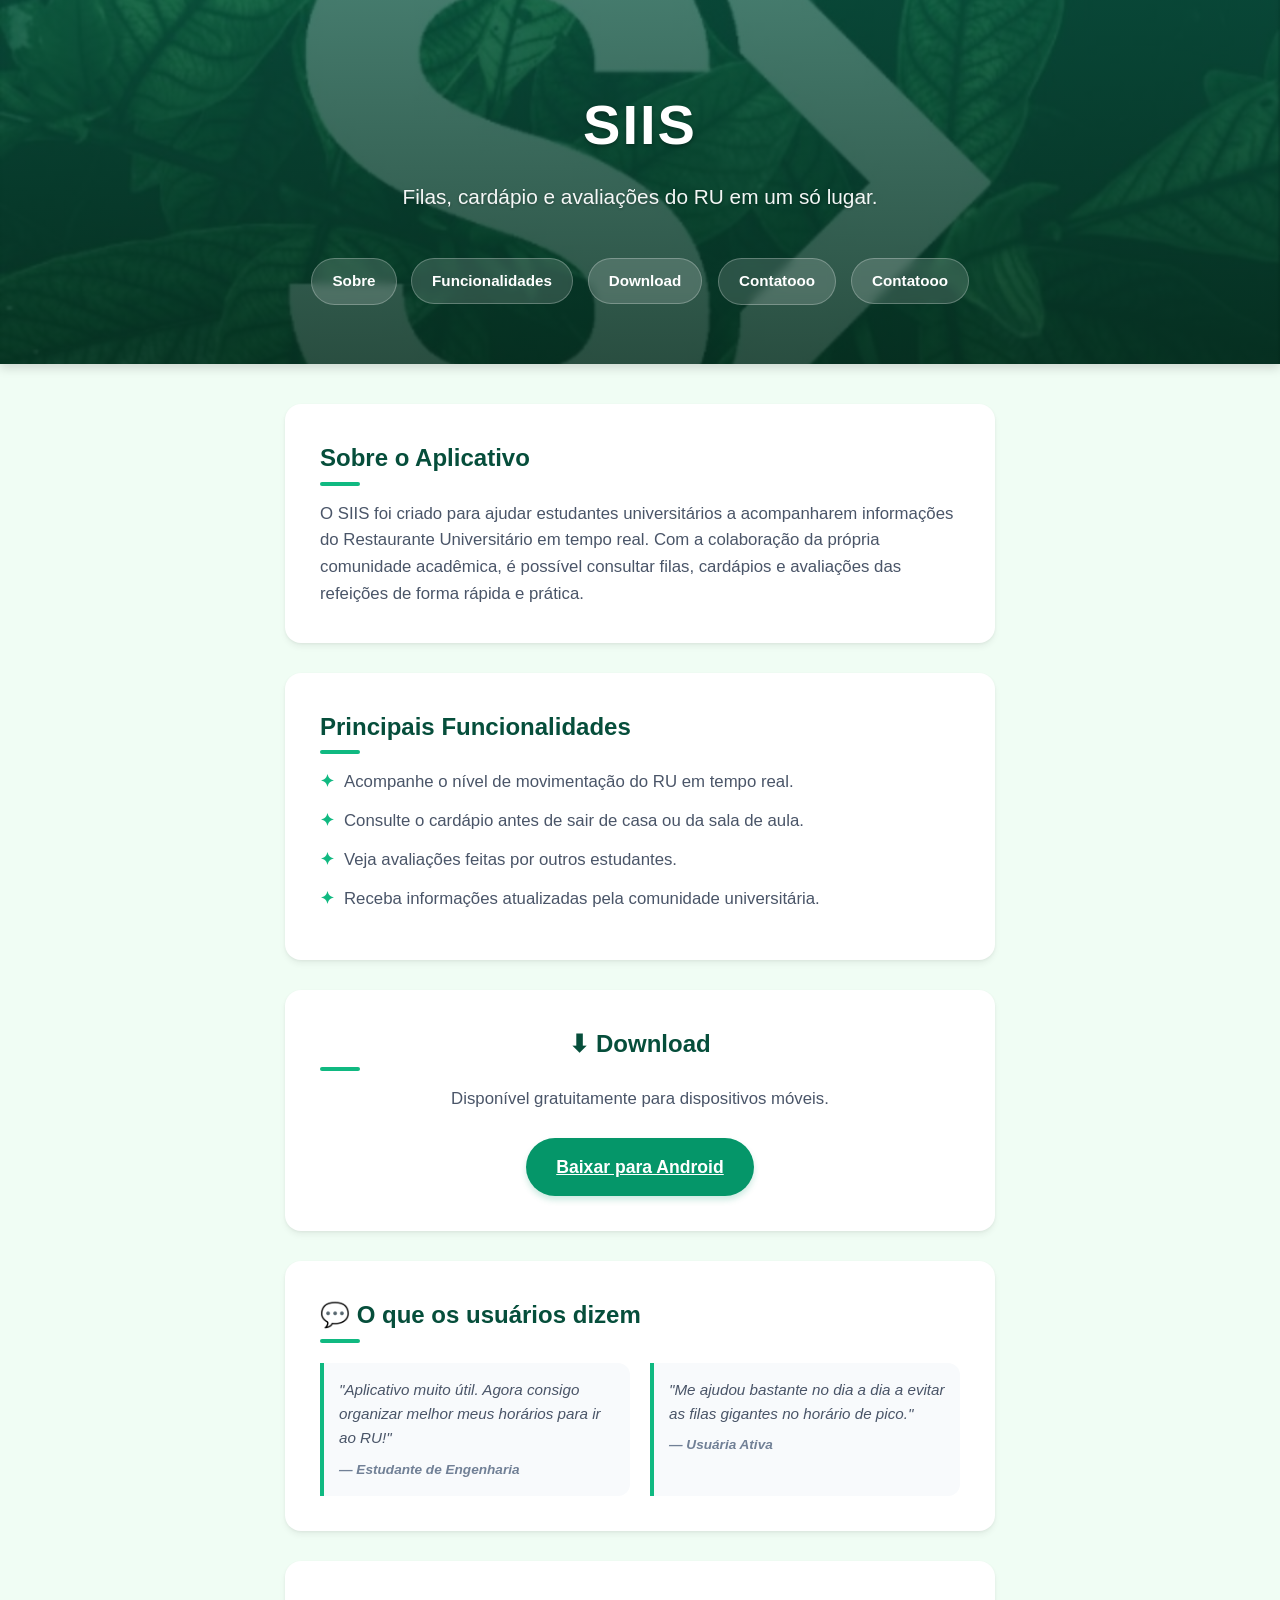
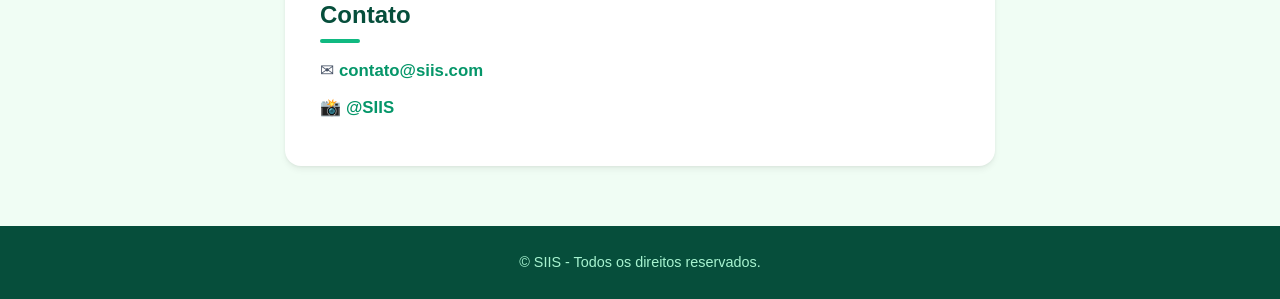
<file: SIIS/Index.html>
<!DOCTYPE html>
<html lang="pt-BR">
<head>
    <meta charset="UTF-8">
    <meta name="viewport" content="width=device-width, initial-scale=1.0">
    <title>SIIS - Informações do RU em Tempo Real</title>

    <link rel="stylesheet" href="style.css">
</head>
<body>

    <!-- topo do SIIS -->
    <header class="header-container">
        <h1>SIIS</h1>
        <h3>Filas, cardápio e avaliações do RU em um só lugar.</h3>

        <nav class="nav-menu">
            <a href="#sobre">Sobre</a>
            <a href="#funcionalidades">Funcionalidades</a>
            <a href="#download">Download</a>
            <a href="#contatoo">Contatooo</a>
             <a href="#contatoo">Contatooo</a>
        </nav>
    </header>

    <main class="main-container">

        <!-- parte de ver a proposta do SIIS -->
        <section id="sobre" class="card-section">
            <h2>Sobre o Aplicativo</h2>
            <p>
                O SIIS foi criado para ajudar estudantes universitários a acompanharem informações do Restaurante Universitário em tempo real. Com a colaboração da própria comunidade acadêmica, é possível consultar filas, cardápios e avaliações das refeições de forma rápida e prática.
            </p>
        </section>

        <!-- O que você pode fazer dentro do aplicativo -->
        <section id="funcionalidades" class="card-section">
            <h2>Principais Funcionalidades</h2>

            <ul class="features-list">
                <li>
                    <span>✦</span>
                    Acompanhe o nível de movimentação do RU em tempo real.
                </li>

                <li>
                    <span>✦</span>
                    Consulte o cardápio antes de sair de casa ou da sala de aula.
                </li>

                <li>
                    <span>✦</span>
                    Veja avaliações feitas por outros estudantes.
                </li>

                <li>
                    <span>✦</span>
                    Receba informações atualizadas pela comunidade universitária.
                </li>
            </ul>
        </section>

        <!-- Baixe o SIIS -->
        <section id="download" class="card-section download-box">
            <h2>⬇ Download</h2>

            <p>
                Disponível gratuitamente para dispositivos móveis.
            </p>

            <div class="buttons-group">
                <a href="#" class="btn btn-android">
                    Baixar para Android
                </a>
            </div>
        </section>

        <!-- O que a galera acha do app -->
        <section id="depoimentos" class="card-section">
            <h2>💬 O que os usuários dizem</h2>

            <div class="feedbacks-grid">

                <blockquote class="feedback-item">
                    <p>
                        "Aplicativo muito útil. Agora consigo organizar melhor meus horários para ir ao RU!"
                    </p>
                    <cite>— Estudante de Engenharia</cite>
                </blockquote>

                <blockquote class="feedback-item">
                    <p>
                        "Me ajudou bastante no dia a dia a evitar as filas gigantes no horário de pico."
                    </p>
                    <cite>— Usuária Ativa</cite>
                </blockquote>

            </div>
        </section>

        <!-- Fale com a equipe do SIIS -->
        <section id="contato" class="card-section contato-box">
            <h2>Contato</h2>

            <p>
                ✉ <a href="mailto:contato@siis.com">contato@siis.com</a>
            </p>

            <p>
                📸
                <a href="https://instagram.com/SIIS"
                   target="_blank"
                   rel="noopener noreferrer">
                    @SIIS
                </a>
            </p>
        </section>

    </main>

    <!-- Final da página -->
    <footer class="footer-page">
        <p>© SIIS - Todos os direitos reservados.</p>
    </footer>

</body>
</html>
</file>
<file: src/css/style.css>
:root{
    --green-950:#022c22;
    --green-900:#064e3b;
    --green-800:#065f46;
    --green-700:#047857;
    --green-600:#059669;
    --green-500:#10b981;
    --green-400:#34d399;
    --green-300:#6ee7b7;
    --green-100:#d1fae5;
    --green-50:#ecfdf5;

    --dark:#0b1713;
    --text:#26332f;
    --muted:#67736f;

    --white:#ffffff;
    --surface:#ffffff;
    --background:#f7faf8;
    --border:#e7eeeb;

    --radius-sm:14px;
    --radius-md:24px;
    --radius-lg:38px;

    --shadow-sm:0 8px 30px rgba(0,0,0,.06);
    --shadow-md:0 20px 60px rgba(0,0,0,.10);

    --container:1180px;
}

*{
    margin:0;
    padding:0;
    box-sizing:border-box;
}

html{
    scroll-behavior:smooth;
    scroll-padding-top:100px;
}

body{
    font-family:"Segoe UI",Inter,Arial,sans-serif;
    background:var(--background);
    color:var(--text);
    line-height:1.6;
    overflow-x:hidden;
    transition:background .3s,color .3s;
}

body.dark{
    --background:#08110e;
    --surface:#101b17;
    --text:#f0f7f4;
    --muted:#9dafaa;
    --border:#23332d;
}

button,
a{
    font:inherit;
}

button{
    border:0;
}

a{
    color:inherit;
}

img{
    max-width:100%;
}

.section{
    padding:120px 24px;
}

.section-container{
    width:min(var(--container),100%);
    margin:auto;
}

.eyebrow{
    display:inline-block;
    color:var(--green-600);
    font-size:.78rem;
    font-weight:900;
    letter-spacing:.18em;
    margin-bottom:18px;
}

.eyebrow.light{
    color:var(--green-100);
}

/* NAVBAR */

.topbar{
    position:fixed;
    top:0;
    left:0;
    right:0;
    z-index:1000;
    padding:16px 24px;
    transition:.35s;
}

.topbar.scrolled{
    padding:10px 24px;
    background:rgba(255,255,255,.82);
    backdrop-filter:blur(22px);
    border-bottom:1px solid rgba(0,0,0,.06);
}

body.dark .topbar.scrolled{
    background:rgba(8,17,14,.85);
    border-color:var(--border);
}

.nav-container{
    max-width:1280px;
    margin:auto;
    display:flex;
    align-items:center;
    justify-content:space-between;
    gap:30px;
}

.brand{
    display:flex;
    align-items:center;
    gap:11px;
    text-decoration:none;
    color:white;
}

.topbar.scrolled .brand{
    color:var(--green-900);
}

body.dark .topbar.scrolled .brand{
    color:white;
}

.brand-icon{
    width:43px;
    height:43px;
    display:grid;
    place-items:center;
    border-radius:14px;
    background:var(--green-500);
    color:white;
    font-weight:900;
    box-shadow:0 8px 25px rgba(16,185,129,.28);
}

.brand div{
    display:flex;
    flex-direction:column;
    line-height:1.15;
}

.brand strong{
    font-size:1.12rem;
}

.brand small{
    font-size:.67rem;
    opacity:.72;
}

.nav-menu{
    display:flex;
    align-items:center;
    gap:30px;
}

.nav-menu a{
    color:rgba(255,255,255,.86);
    text-decoration:none;
    font-weight:650;
    font-size:.9rem;
    position:relative;
}

.topbar.scrolled .nav-menu a{
    color:var(--text);
}

.nav-menu a::after{
    content:"";
    position:absolute;
    height:2px;
    width:0;
    bottom:-7px;
    left:0;
    background:var(--green-500);
    transition:.25s;
}

.nav-menu a:hover::after,
.nav-menu a.active::after{
    width:100%;
}

.nav-actions{
    display:flex;
    align-items:center;
    gap:10px;
}

.nav-download{
    text-decoration:none;
    background:var(--green-600);
    color:white;
    padding:12px 20px;
    border-radius:999px;
    font-size:.87rem;
    font-weight:800;
    transition:.25s;
}

.nav-download:hover{
    background:var(--green-500);
    transform:translateY(-2px);
}

.theme-toggle,
.menu-toggle{
    width:43px;
    height:43px;
    border-radius:50%;
    cursor:pointer;
    background:rgba(255,255,255,.14);
    color:white;
    backdrop-filter:blur(10px);
}

.topbar.scrolled .theme-toggle,
.topbar.scrolled .menu-toggle{
    background:var(--green-50);
    color:var(--green-900);
}

.menu-toggle{
    display:none;
}

/* HERO */

.hero{
    position:relative;
    min-height:100vh;
    display:flex;
    align-items:center;
    overflow:hidden;
    background:
        linear-gradient(90deg,rgba(1,39,29,.97) 0%,rgba(4,78,59,.91) 48%,rgba(5,150,105,.42) 100%),
        url("../../assets/imagens/logoSIIS.jpeg");
    background-size:cover;
    background-position:center;
}

.hero::before{
    content:"";
    position:absolute;
    width:700px;
    height:700px;
    border-radius:50%;
    background:rgba(52,211,153,.20);
    filter:blur(100px);
    right:-250px;
    top:-100px;
}

.hero-container{
    position:relative;
    z-index:2;
    width:min(var(--container),calc(100% - 48px));
    margin:auto;
    display:grid;
    grid-template-columns:1.05fr .95fr;
    align-items:center;
    gap:70px;
    padding:140px 0 90px;
}

.hero-badge{
    display:inline-flex;
    align-items:center;
    gap:8px;
    color:#d1fae5;
    background:rgba(255,255,255,.1);
    border:1px solid rgba(255,255,255,.18);
    border-radius:999px;
    padding:8px 14px;
    font-size:.78rem;
    font-weight:750;
    margin-bottom:26px;
    backdrop-filter:blur(10px);
}

.hero h1{
    color:white;
    font-size:clamp(4rem,8vw,7.8rem);
    line-height:.82;
    letter-spacing:-.07em;
    font-weight:900;
    margin-bottom:30px;
}

.hero h1 span{
    color:var(--green-400);
}

.hero-description{
    max-width:620px;
    font-size:1.15rem;
    color:rgba(255,255,255,.82);
    margin-bottom:34px;
}

.hero-buttons{
    display:flex;
    gap:14px;
    flex-wrap:wrap;
}

.btn{
    min-height:54px;
    display:inline-flex;
    align-items:center;
    justify-content:center;
    gap:10px;
    padding:0 25px;
    border-radius:999px;
    text-decoration:none;
    font-weight:800;
    transition:.25s;
}

.btn-primary{
    background:var(--green-500);
    color:white;
    box-shadow:0 15px 35px rgba(16,185,129,.25);
}

.btn-primary:hover{
    background:var(--green-400);
    transform:translateY(-4px);
}

.btn-secondary{
    color:white;
    background:rgba(255,255,255,.12);
    border:1px solid rgba(255,255,255,.25);
    backdrop-filter:blur(12px);
}

.btn-secondary:hover{
    background:white;
    color:var(--green-900);
}

.hero-mini-info{
    display:flex;
    flex-wrap:wrap;
    gap:20px;
    color:rgba(255,255,255,.65);
    margin-top:25px;
    font-size:.79rem;
}

/* MOCKUP */

.hero-visual{
    display:flex;
    justify-content:center;
    position:relative;
}

.phone{
    position:relative;
    width:315px;
    min-height:625px;
    padding:19px;
    border:8px solid rgba(4,28,21,.86);
    border-radius:47px;
    background:#effbf5;
    box-shadow:0 50px 120px rgba(0,0,0,.42);
    transform:rotate(3deg);
    z-index:3;
}

.phone::before{
    content:"";
    position:absolute;
    width:95px;
    height:26px;
    background:#06120e;
    border-radius:0 0 17px 17px;
    top:0;
    left:50%;
    transform:translateX(-50%);
}

.phone-top{
    display:flex;
    justify-content:space-between;
    color:#53625c;
    font-size:.68rem;
    margin:5px 6px 30px;
}

.app-header{
    display:flex;
    justify-content:space-between;
    align-items:center;
    margin-bottom:22px;
}

.app-header small{
    color:#7b8b84;
}

.app-header h3{
    color:var(--green-950);
}

.app-avatar{
    width:42px;
    height:42px;
    display:grid;
    place-items:center;
    border-radius:14px;
    background:var(--green-600);
    color:white;
    font-weight:900;
}

.ru-status{
    display:flex;
    align-items:center;
    gap:10px;
    background:white;
    border-radius:18px;
    padding:15px;
    box-shadow:var(--shadow-sm);
    margin-bottom:15px;
}

.status-dot{
    width:10px;
    height:10px;
    background:#f5b942;
    border-radius:50%;
}

.ru-status div{
    flex:1;
    display:flex;
    flex-direction:column;
}

.ru-status small{
    color:#87918d;
    font-size:.67rem;
}

.ru-status strong{
    color:#263b33;
}

.status-time{
    color:#84908a;
    font-size:.72rem;
}

.app-card{
    background:var(--green-900);
    border-radius:25px;
    color:white;
    padding:20px;
    margin-bottom:14px;
}

.card-top{
    display:flex;
    align-items:center;
    gap:8px;
    margin-bottom:15px;
}

.app-card h4{
    font-size:1.45rem;
    margin-bottom:8px;
}

.app-card p{
    font-size:.78rem;
    opacity:.78;
}

.app-card button{
    margin-top:18px;
    background:white;
    color:var(--green-900);
    padding:9px 15px;
    border-radius:999px;
    font-size:.7rem;
    font-weight:800;
}

.app-info-grid{
    display:grid;
    grid-template-columns:1fr 1fr;
    gap:12px;
}

.mini-card{
    background:white;
    padding:16px;
    border-radius:20px;
    display:flex;
    flex-direction:column;
    box-shadow:var(--shadow-sm);
}

.mini-card span{
    margin-bottom:10px;
}

.mini-card strong{
    color:#263b33;
}

.mini-card small{
    color:#85908c;
}

.phone-decoration{
    position:absolute;
    border-radius:50%;
    filter:blur(1px);
}

.decoration-one{
    width:170px;
    height:170px;
    background:var(--green-400);
    right:40px;
    bottom:-15px;
}

.decoration-two{
    width:90px;
    height:90px;
    border:20px solid rgba(255,255,255,.12);
    left:55px;
    top:40px;
}

.scroll-indicator{
    position:absolute;
    bottom:30px;
    left:50%;
    width:30px;
    height:48px;
    border:2px solid rgba(255,255,255,.3);
    border-radius:20px;
    transform:translateX(-50%);
}

.scroll-indicator span{
    width:5px;
    height:5px;
    border-radius:50%;
    background:white;
    position:absolute;
    top:10px;
    left:50%;
    transform:translateX(-50%);
    animation:scrollDot 1.7s infinite;
}

@keyframes scrollDot{
    0%{opacity:0;transform:translate(-50%,0)}
    30%{opacity:1}
    100%{opacity:0;transform:translate(-50%,18px)}
}

/* SOBRE */

.section-light{
    background:var(--surface);
}

.about-layout{
    display:grid;
    grid-template-columns:1fr 1fr;
    gap:100px;
}

.section-heading h2,
.center-heading h2,
.experience-heading h2,
.faq-heading h2{
    font-size:clamp(2.5rem,5vw,4.6rem);
    line-height:.98;
    letter-spacing:-.055em;
    color:var(--text);
}

.section-heading h2 span{
    color:var(--green-600);
}

.about-content{
    padding-top:40px;
}

.about-highlight{
    font-size:1.4rem;
    font-weight:650;
    color:var(--text);
    margin-bottom:22px;
}

.about-content > p:not(.about-highlight){
    color:var(--muted);
}

.text-link{
    display:inline-flex;
    align-items:center;
    gap:12px;
    margin-top:30px;
    color:var(--green-700);
    text-decoration:none;
    font-weight:800;
}

/* FUNCIONALIDADES */

.features-section{
    background:var(--background);
}

.center-heading{
    text-align:center;
    max-width:780px;
    margin:0 auto 70px;
}

.center-heading p{
    margin:22px auto 0;
    max-width:580px;
    color:var(--muted);
}

.features-grid{
    display:grid;
    grid-template-columns:repeat(2,1fr);
    gap:18px;
}

.feature-card{
    position:relative;
    min-height:320px;
    background:var(--surface);
    padding:34px;
    border-radius:var(--radius-md);
    border:1px solid var(--border);
    overflow:hidden;
    transition:.3s;
}

.feature-card:hover{
    transform:translateY(-7px);
    box-shadow:var(--shadow-md);
}

.feature-main{
    grid-row:span 2;
    min-height:660px;
    background:#dff9ed;
    border:0;
}

.feature-icon{
    width:58px;
    height:58px;
    display:grid;
    place-items:center;
    border-radius:18px;
    background:var(--green-50);
    font-size:1.5rem;
    margin-bottom:40px;
}

.feature-main .feature-icon{
    background:white;
}

.feature-label{
    color:var(--green-700);
    font-size:.72rem;
    font-weight:900;
    letter-spacing:.15em;
}

.feature-card h3{
    font-size:2rem;
    line-height:1.05;
    letter-spacing:-.035em;
    margin:13px 0 14px;
}

.feature-card p{
    color:var(--muted);
    max-width:460px;
}

.queue-demo{
    margin-top:55px;
    background:white;
    border-radius:24px;
    padding:24px;
    box-shadow:var(--shadow-sm);
}

.queue-info{
    display:flex;
    justify-content:space-between;
    margin-bottom:20px;
}

.queue-info span{
    color:#728079;
}

.queue-info strong{
    color:#d29823;
}

.queue-bars{
    height:110px;
    display:flex;
    align-items:flex-end;
    gap:9px;
}

.queue-bars span{
    flex:1;
    background:var(--green-500);
    border-radius:8px 8px 3px 3px;
}

.queue-bars span:nth-child(1){height:28%}
.queue-bars span:nth-child(2){height:48%}
.queue-bars span:nth-child(3){height:72%}
.queue-bars span:nth-child(4){height:56%}
.queue-bars span:nth-child(5){height:38%}

.card-arrow{
    position:absolute;
    right:28px;
    bottom:28px;
    width:44px;
    height:44px;
    display:grid;
    place-items:center;
    background:var(--green-50);
    color:var(--green-700);
    border-radius:50%;
    font-size:1.2rem;
}

.feature-green{
    background:var(--green-800);
    color:white;
    border:0;
    display:flex;
    justify-content:space-between;
    min-height:280px;
}

.feature-green h3{
    max-width:400px;
}

.feature-label.light{
    color:var(--green-300);
}

.big-symbol{
    position:absolute;
    right:-5px;
    bottom:-60px;
    font-size:13rem;
    font-weight:1000;
    line-height:1;
    color:rgba(255,255,255,.08);
}

/* COMO FUNCIONA */

.how-section{
    position:relative;
    padding:130px 24px;
    overflow:hidden;
    background:linear-gradient(135deg,#032c21,#087553);
}

.how-section::before{
    content:"";
    position:absolute;
    inset:0;
    background:
        radial-gradient(circle at 80% 15%,rgba(52,211,153,.23),transparent 30%),
        radial-gradient(circle at 10% 90%,rgba(16,185,129,.17),transparent 30%);
}

.how-container{
    position:relative;
    display:grid;
    grid-template-columns:.85fr 1.15fr;
    gap:110px;
}

.how-card{
    align-self:start;
    position:sticky;
    top:120px;
    background:var(--green-600);
    padding:45px;
    border-radius:var(--radius-lg);
    color:white;
    box-shadow:0 30px 90px rgba(0,0,0,.2);
}

.how-card h2{
    font-size:4rem;
    line-height:.9;
    letter-spacing:-.055em;
    margin-bottom:25px;
}

.how-card p{
    color:rgba(255,255,255,.8);
    margin-bottom:30px;
}

.btn-white{
    background:white;
    color:var(--green-900);
}

.steps-list{
    display:flex;
    flex-direction:column;
}

.step{
    display:grid;
    grid-template-columns:85px 1fr;
    padding:45px 0;
    border-bottom:1px solid rgba(255,255,255,.17);
    color:white;
}

.step-number{
    color:var(--green-300);
    font-size:.9rem;
    font-weight:900;
}

.step h3{
    font-size:2rem;
    margin-bottom:10px;
}

.step p{
    max-width:520px;
    color:rgba(255,255,255,.65);
}

/* EXPERIÊNCIA */

.experience-heading{
    display:grid;
    grid-template-columns:1.2fr .8fr;
    align-items:end;
    gap:80px;
    margin-bottom:55px;
}

.experience-heading > p{
    color:var(--muted);
    padding-bottom:7px;
}

.stories{
    display:grid;
    grid-template-columns:repeat(4,1fr);
    gap:14px;
}

.story-card{
    min-height:385px;
    padding:25px;
    background:#dff8ed;
    border-radius:28px;
    display:flex;
    flex-direction:column;
    transition:.3s;
}

.story-card:hover{
    transform:translateY(-7px);
}

.story-dark{
    background:#092f25;
    color:white;
}

.story-accent{
    background:#bff0d8;
}

.story-top{
    display:flex;
    justify-content:space-between;
    font-size:.68rem;
    opacity:.65;
}

.story-icon{
    margin:auto 0;
    font-size:4rem;
}

.story-card h3{
    font-size:1.4rem;
    line-height:1.05;
}

.story-card p{
    font-size:.88rem;
    margin-top:7px;
    opacity:.67;
}

/* STATS */

.stats-section{
    padding:40px 24px 90px;
}

.stats-grid{
    display:grid;
    grid-template-columns:repeat(4,1fr);
    gap:12px;
}

.stat{
    text-align:center;
    padding:28px;
}

.stat strong{
    display:block;
    font-size:3.5rem;
    line-height:1;
    color:var(--green-600);
}

.stat span{
    color:var(--muted);
    font-size:.9rem;
}

/* DOWNLOAD */

.download-card{
    position:relative;
    display:grid;
    grid-template-columns:1.1fr .9fr;
    min-height:540px;
    overflow:hidden;
    border-radius:var(--radius-lg);
    background:
        radial-gradient(circle at 80% 30%,rgba(52,211,153,.32),transparent 30%),
        linear-gradient(135deg,#043c2d,#075f46);
    color:white;
}

.download-content{
    padding:70px;
    align-self:center;
}

.download-content h2{
    max-width:620px;
    font-size:clamp(2.8rem,5vw,5rem);
    line-height:.95;
    letter-spacing:-.055em;
}

.download-content > p{
    max-width:540px;
    color:rgba(255,255,255,.7);
    margin:25px 0 30px;
}

.store-button{
    display:inline-flex;
    align-items:center;
    gap:13px;
    padding:12px 22px;
    border-radius:17px;
    background:white;
    color:#10271f;
    text-decoration:none;
}

.store-icon{
    font-size:1.6rem;
}

.store-button div{
    display:flex;
    flex-direction:column;
    line-height:1.1;
}

.store-button small{
    font-size:.65rem;
}

.development-warning{
    display:block;
    margin-top:15px;
    color:rgba(255,255,255,.55);
}

.download-phone{
    display:flex;
    justify-content:center;
    align-items:flex-end;
}

.small-phone{
    width:260px;
    height:460px;
    margin-bottom:-60px;
    background:#effbf5;
    color:#143329;
    border:8px solid #0a2019;
    border-radius:42px 42px 0 0;
    padding:40px 25px;
    box-shadow:0 30px 80px rgba(0,0,0,.3);
}

.phone-logo{
    font-weight:900;
    color:var(--green-600);
}

.small-phone h3{
    margin-top:130px;
    font-size:2.2rem;
    line-height:1;
}

.small-phone-button{
    background:var(--green-600);
    color:white;
    border-radius:999px;
    padding:13px;
    text-align:center;
    margin-top:30px;
}

/* DEPOIMENTOS */

.testimonials-grid{
    display:grid;
    grid-template-columns:repeat(2,1fr);
    gap:18px;
}

.testimonial{
    margin:0;
    padding:40px;
    border-radius:var(--radius-md);
    background:var(--surface);
    border:1px solid var(--border);
}

.stars{
    color:#f6b829;
    letter-spacing:4px;
    margin-bottom:28px;
}

.testimonial > p{
    font-size:1.25rem;
    line-height:1.55;
}

.testimonial footer{
    display:flex;
    align-items:center;
    gap:12px;
    margin-top:35px;
}

.testimonial-avatar{
    width:45px;
    height:45px;
    display:grid;
    place-items:center;
    border-radius:50%;
    background:var(--green-100);
    color:var(--green-800);
    font-weight:900;
}

.testimonial footer div:last-child{
    display:flex;
    flex-direction:column;
}

.testimonial small{
    color:var(--muted);
}

/* FAQ */

.faq-layout{
    display:grid;
    grid-template-columns:.8fr 1.2fr;
    gap:100px;
}

.faq-heading p{
    color:var(--muted);
    margin-top:25px;
}

.faq-item{
    border-bottom:1px solid var(--border);
}

.faq-question{
    width:100%;
    min-height:85px;
    background:transparent;
    color:var(--text);
    cursor:pointer;
    display:flex;
    align-items:center;
    justify-content:space-between;
    text-align:left;
    gap:20px;
    font-size:1.08rem;
    font-weight:750;
}

.faq-question span{
    width:36px;
    height:36px;
    display:grid;
    place-items:center;
    flex:none;
    border-radius:50%;
    background:var(--green-50);
    color:var(--green-700);
    font-size:1.3rem;
    transition:.3s;
}

.faq-answer{
    max-height:0;
    overflow:hidden;
    transition:max-height .35s ease;
}

.faq-answer p{
    color:var(--muted);
    padding:0 50px 25px 0;
}

.faq-item.active .faq-question span{
    transform:rotate(45deg);
}

/* CONTATO */

.contact-card{
    display:grid;
    grid-template-columns:1fr .8fr;
    gap:60px;
    padding:65px;
    border-radius:var(--radius-lg);
    background:var(--green-900);
    color:white;
}

.contact-card h2{
    font-size:clamp(2.7rem,5vw,4.8rem);
    line-height:.95;
    letter-spacing:-.055em;
}

.contact-card p{
    margin-top:22px;
    max-width:500px;
    color:rgba(255,255,255,.65);
}

.contact-links{
    align-self:center;
}

.contact-links a{
    display:grid;
    grid-template-columns:45px 1fr 30px;
    align-items:center;
    gap:10px;
    padding:20px 0;
    text-decoration:none;
    border-bottom:1px solid rgba(255,255,255,.15);
}

.contact-links a > span:first-child{
    font-size:1.3rem;
}

.contact-links div{
    display:flex;
    flex-direction:column;
}

.contact-links small{
    color:rgba(255,255,255,.55);
}

/* FOOTER */

.footer-page{
    background:#031f18;
    color:white;
    padding:80px 24px 30px;
}

.footer-container{
    width:min(var(--container),100%);
    margin:auto;
}

.footer-main{
    display:grid;
    grid-template-columns:2fr repeat(3,1fr);
    gap:60px;
}

.footer-logo{
    color:white;
}

.footer-brand p{
    max-width:330px;
    margin-top:20px;
    color:rgba(255,255,255,.5);
}

.footer-column{
    display:flex;
    flex-direction:column;
    gap:12px;
}

.footer-column strong{
    margin-bottom:8px;
}

.footer-column a{
    color:rgba(255,255,255,.55);
    text-decoration:none;
    transition:.2s;
}

.footer-column a:hover{
    color:var(--green-400);
}

.footer-bottom{
    border-top:1px solid rgba(255,255,255,.1);
    margin-top:60px;
    padding-top:25px;
    display:flex;
    justify-content:space-between;
    gap:30px;
    color:rgba(255,255,255,.4);
    font-size:.8rem;
}

/* VOLTAR AO TOPO */

.back-to-top{
    position:fixed;
    right:25px;
    bottom:25px;
    width:48px;
    height:48px;
    border-radius:50%;
    background:var(--green-600);
    color:white;
    cursor:pointer;
    z-index:990;
    box-shadow:var(--shadow-md);
    opacity:0;
    visibility:hidden;
    transform:translateY(15px);
    transition:.3s;
}

.back-to-top.visible{
    opacity:1;
    visibility:visible;
    transform:none;
}

/* ANIMAÇÃO AO ROLAR */

.reveal{
    opacity:0;
    transform:translateY(35px);
    transition:
        opacity .8s ease,
        transform .8s ease;
}

.reveal.visible{
    opacity:1;
    transform:none;
}

/* RESPONSIVIDADE */

@media(max-width:1000px){

    .nav-menu{
        position:absolute;
        top:75px;
        left:24px;
        right:24px;
        padding:25px;
        flex-direction:column;
        align-items:flex-start;
        background:var(--surface);
        color:var(--text);
        border-radius:20px;
        box-shadow:var(--shadow-md);
        opacity:0;
        visibility:hidden;
        transform:translateY(-15px);
        transition:.3s;
    }

    .nav-menu.open{
        opacity:1;
        visibility:visible;
        transform:none;
    }

    .nav-menu a,
    .topbar .nav-menu a{
        color:var(--text);
    }

    .menu-toggle{
        display:block;
    }

    .nav-download{
        display:none;
    }

    .hero-container{
        grid-template-columns:1fr;
        text-align:center;
        padding-top:150px;
    }

    .hero-content{
        display:flex;
        flex-direction:column;
        align-items:center;
    }

    .hero-description{
        margin-inline:auto;
    }

    .hero-visual{
        margin-top:20px;
    }

    .about-layout,
    .how-container,
    .faq-layout,
    .contact-card,
    .download-card{
        grid-template-columns:1fr;
    }

    .how-card{
        position:relative;
        top:auto;
    }

    .stories{
        grid-template-columns:1fr 1fr;
    }

    .download-phone{
        min-height:420px;
    }

    .experience-heading{
        grid-template-columns:1fr;
        gap:25px;
    }

    .footer-main{
        grid-template-columns:2fr 1fr 1fr;
    }
}

@media(max-width:700px){

    .section{
        padding:85px 20px;
    }

    .topbar{
        padding-inline:16px;
    }

    .brand small{
        display:none;
    }

    .theme-toggle{
        width:40px;
        height:40px;
    }

    .hero{
        min-height:auto;
    }

    .hero-container{
        width:calc(100% - 32px);
        gap:45px;
    }

    .hero h1{
        font-size:4.3rem;
    }

    .hero-description{
        font-size:1rem;
    }

    .hero-buttons{
        width:100%;
    }

    .hero-buttons .btn{
        flex:1;
    }

    .hero-mini-info{
        justify-content:center;
    }

    .phone{
        width:280px;
        min-height:570px;
    }

    .features-grid{
        grid-template-columns:1fr;
    }

    .feature-main{
        grid-row:auto;
        min-height:580px;
    }

    .stories{
        grid-template-columns:1fr;
    }

    .story-card{
        min-height:290px;
    }

    .stats-grid{
        grid-template-columns:1fr 1fr;
    }

    .testimonials-grid{
        grid-template-columns:1fr;
    }

    .how-card{
        padding:32px;
    }

    .how-card h2{
        font-size:3rem;
    }

    .step{
        grid-template-columns:55px 1fr;
    }

    .step h3{
        font-size:1.5rem;
    }

    .download-content{
        padding:40px 30px;
    }

    .contact-card{
        padding:40px 28px;
    }

    .footer-main{
        grid-template-columns:1fr 1fr;
    }

    .footer-brand{
        grid-column:1/-1;
    }

    .footer-bottom{
        flex-direction:column;
    }
}

@media(max-width:450px){

    .hero h1{
        font-size:3.6rem;
    }

    .phone{
        transform:none;
        width:260px;
    }

    .hero-buttons{
        flex-direction:column;
    }

    .stats-grid{
        grid-template-columns:1fr;
    }

    .footer-main{
        grid-template-columns:1fr;
    }

    .footer-brand{
        grid-column:auto;
    }
}
</file>
<file: SIIS/style.css>
/* Configurações Gerais e Reset*/
* {
    box-sizing: border-box;
    margin: 0;
    padding: 0;
}

html {
    scroll-behavior: smooth;
}

body {
    background-color: #f0fdf4; /* Fundo verde bem suave */
    font-family: 'Segoe UI', Arial, sans-serif;
    color: #2d3748; 
    line-height: 1.6;
}

/* Cabeçalho da com Imagem de Fundo e Menu Abaixo*/
.header-container {
    /* link da sua imagem de fundo */
    background: linear-gradient(rgba(6, 78, 59, 0.75), rgba(4, 47, 31, 0.85)), 
                url('logoSIIS.jpeg');
    background-size: cover;       /* Faz com que a imagem cubra todo o espaço disponível */
    background-position: center;  /* Centraliza o foco da imagem */
    background-repeat: no-repeat;
    color: white;
    text-align: center;
    padding: 80px 20px 60px 20px;
    box-shadow: 0 4px 10px rgba(0, 0, 0, 0.15);
}

.header-container h1 {
    font-size: 3.5rem;
    font-weight: 800;
    letter-spacing: 2px;
    margin-bottom: 10px;
    text-shadow: 0 2px 4px rgba(0, 0, 0, 0.3); 
}

.header-container h3 {
    font-size: 1.3rem;
    font-weight: 400;
    opacity: 0.95;
    margin-bottom: 45px; /* Empurra os botões de navegação mais para baixo */
    text-shadow: 0 1px 3px rgba(0, 0, 0, 0.3);
}

/* Menu de links parte dos (Botões do topo)*/
.nav-menu {
    display: flex;
    justify-content: center;
    gap: 15px;
    flex-wrap: wrap;
}

.nav-menu a {
    color: white;
    text-decoration: none;
    font-weight: 600;
    font-size: 0.95rem;
    padding: 10px 20px;
    border-radius: 25px;
    background-color: rgba(255, 255, 255, 0.15);
    backdrop-filter: blur(4px); /* Efeito de vidro fosco moderno sobre o fundo */
    border: 1px solid rgba(255, 255, 255, 0.25);
    transition: all 0.3s ease;
}

.nav-menu a:hover {
    background-color: white;
    color: #064e3b;
    transform: translateY(-3px);
    box-shadow: 0 6px 15px rgba(0, 0, 0, 0.2);
}

/* Layout Principal e Seções (Cards) */
.main-container {
    max-width: 750px;
    margin: 40px auto;
    padding: 0 20px;
}

.card-section {
    background-color: white;
    margin-bottom: 30px;
    padding: 35px;
    border-radius: 16px; 
    box-shadow: 0 4px 6px rgba(0, 0, 0, 0.05), 0 1px 3px rgba(0, 0, 0, 0.05);
    transition: transform 0.3s ease;
}

.card-section:hover {
    transform: scale(1.01);
}

.card-section h2 {
    color: #064e3b;
    font-size: 1.5rem;
    margin-bottom: 15px;
    position: relative;
    padding-bottom: 8px;
}

.card-section h2::after {
    content: '';
    position: absolute;
    bottom: 0;
    left: 0;
    width: 40px;
    height: 4px;
    background-color: #10b981;
    border-radius: 2px;
}

.card-section p {
    color: #4a5568;
    font-size: 1.05rem;
}

.features-list {
    list-style: none;
}

.features-list li {
    margin-bottom: 12px;
    font-size: 1.05rem;
    color: #4a5568;
    display: flex;
    align-items: flex-start;
}

.features-list li span {
    color: #10b981;
    font-weight: bold;
    margin-right: 10px;
}

/*Botões Interativos parte do download)*/
.download-box {
    text-align: center;
}

.download-box p {
    margin-bottom: 25px;
}

.buttons-group {
    display: flex;
    justify-content: center;
    gap: 15px;
}

.btn {
    color: white;
    border: none;
    padding: 15px 30px;
    font-size: 1.1rem;
    font-weight: 700;
    border-radius: 30px; 
    cursor: pointer;
    display: inline-flex;
    align-items: center;
    justify-content: center;
    transition: all 0.2s cubic-bezier(0.4, 0, 0.2, 1);
}

.btn-android {
    background-color: #059669;
    box-shadow: 0 4px 6px rgba(5, 150, 105, 0.2);
}

.btn-android:hover {
    background-color: #047857;
    transform: translateY(-3px); 
    box-shadow: 0 8px 15px rgba(5, 150, 105, 0.3);
}

.btn-android:active {
    transform: translateY(-1px);
    box-shadow: 0 4px 6px rgba(5, 150, 105, 0.2);
}

/*Depoimentos e Contatos */
.feedbacks-grid {
    display: grid;
    grid-template-columns: 1fr;
    gap: 20px;
    margin-top: 20px;
}

@media(min-width: 600px) {
    .feedbacks-grid { grid-template-columns: 1fr 1fr; }
}

.feedback-item {
    background-color: #f8fafc;
    border-left: 4px solid #10b981;
    padding: 15px;
    border-radius: 0 12px 12px 0;
}

.feedback-item p {
    font-style: italic;
    font-size: 0.95rem;
    margin-bottom: 5px;
}

.feedback-item cite {
    font-size: 0.85rem;
    color: #718096;
    font-weight: 600;
}

.contato-box p {
    margin-bottom: 10px;
    display: flex;
    align-items: center;
}

.contato-box a {
    color: #059669;
    text-decoration: none;
    font-weight: 600;
    margin-left: 5px;
}

.contato-box a:hover {
    text-decoration: underline;
}

/* ==========================================================================
   Rodapé (Footer)
   ========================================================================== */
.footer-page {
    background-color: #064e3b;
    color: #a7f3d0;
    text-align: center;
    padding: 25px 20px;
    margin-top: 60px;
    font-size: 0.9rem;
}
</file>
